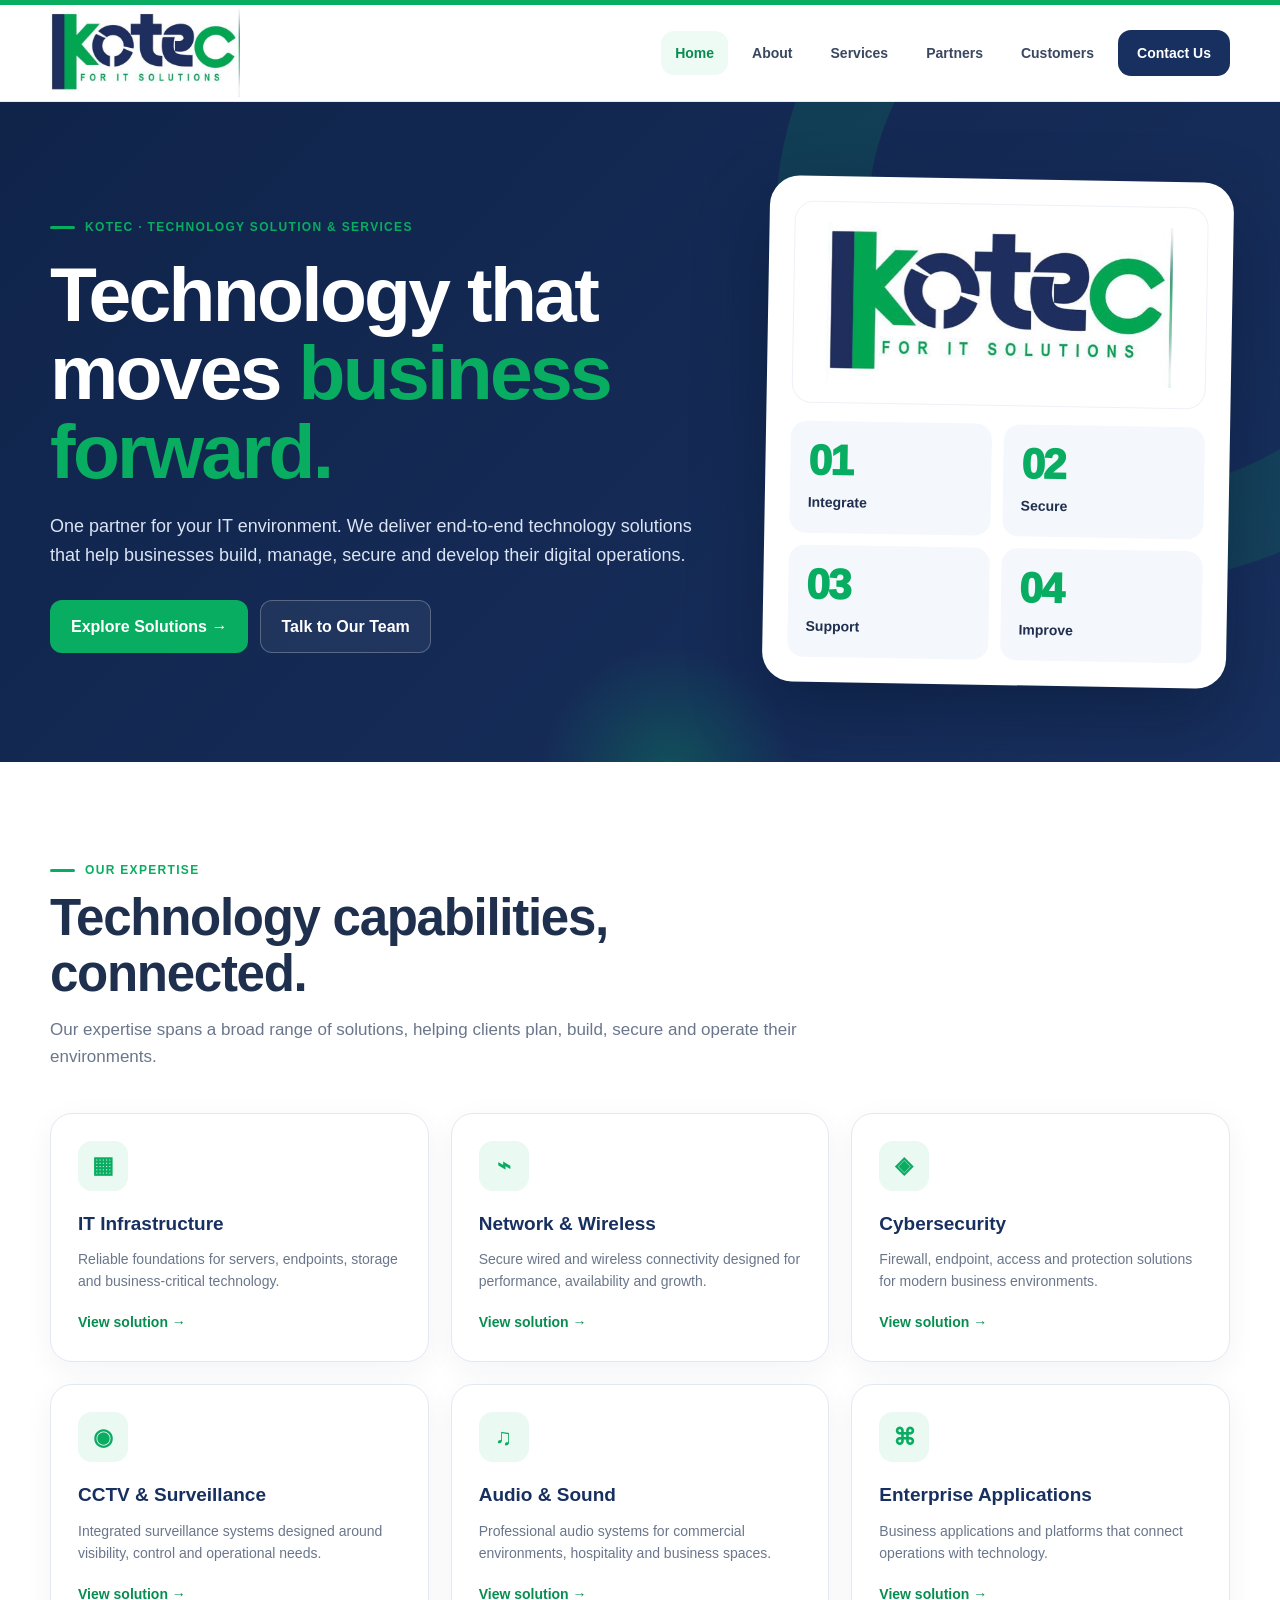
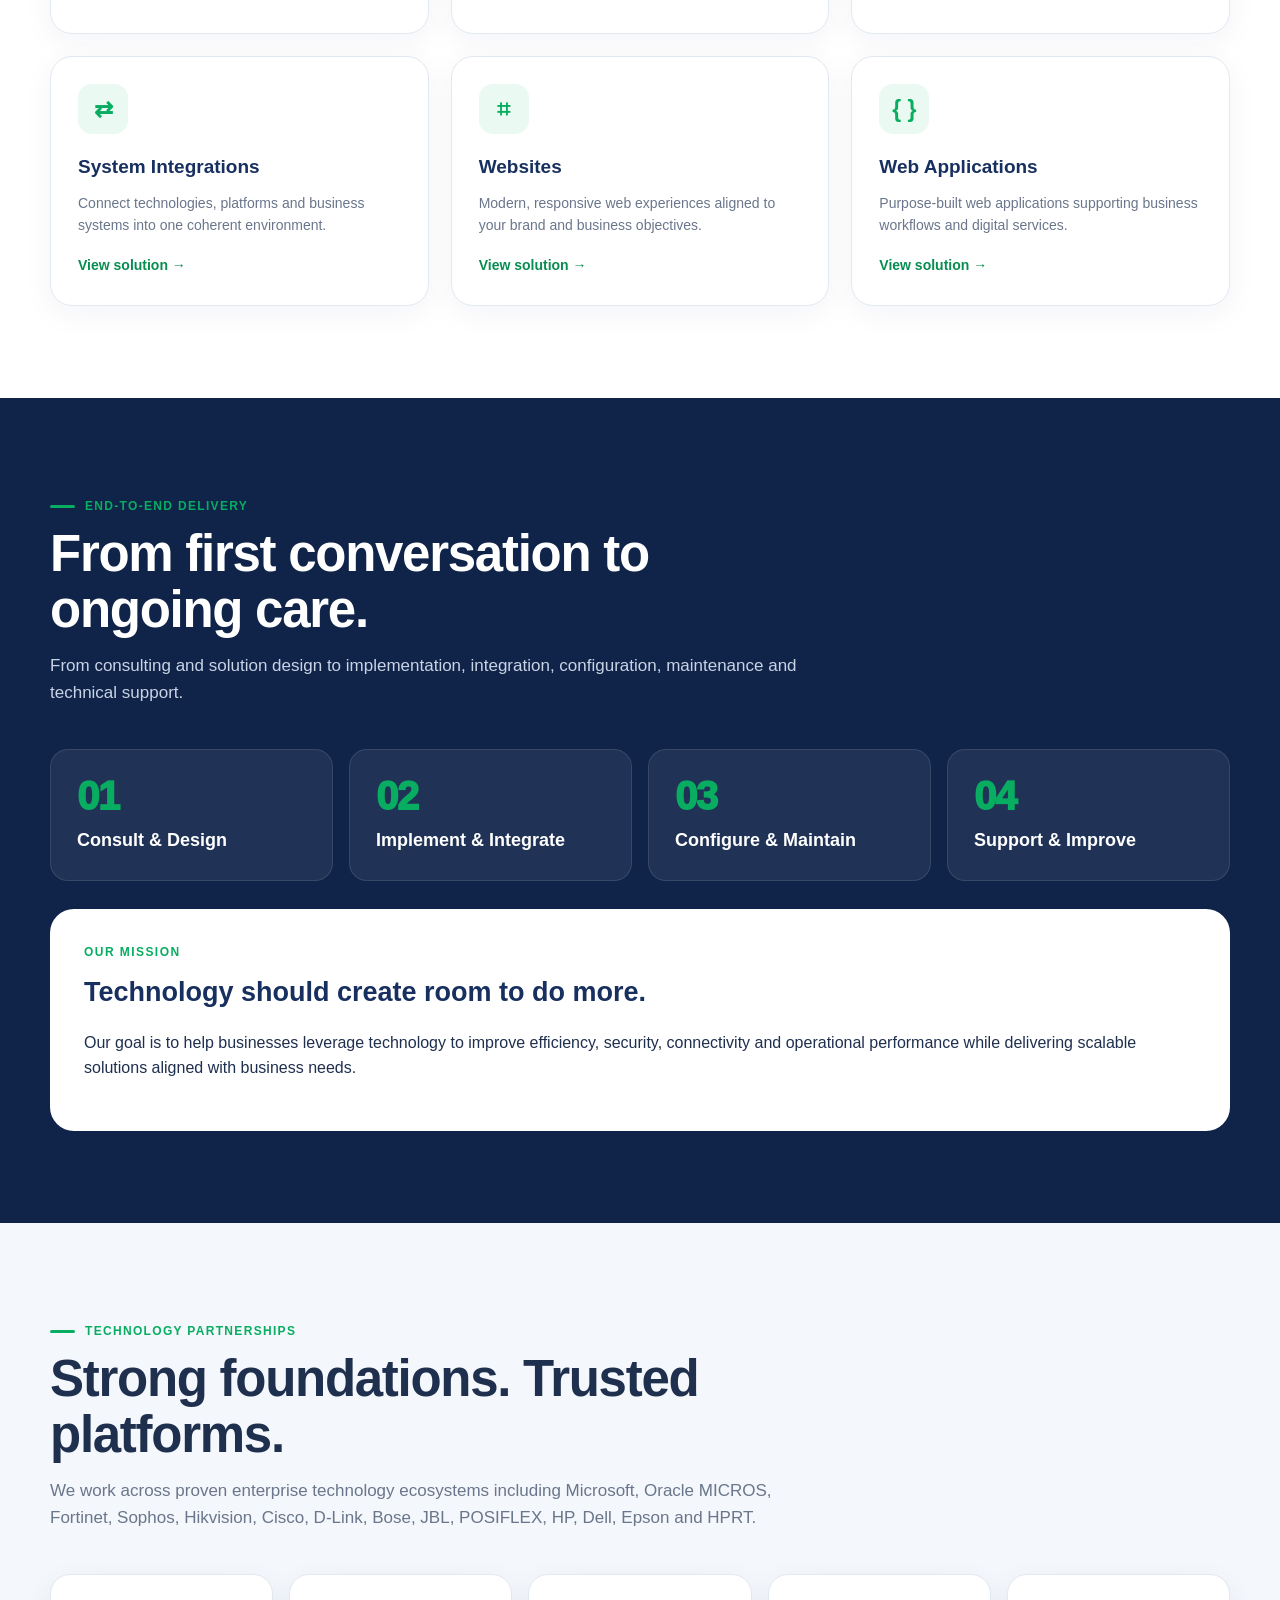
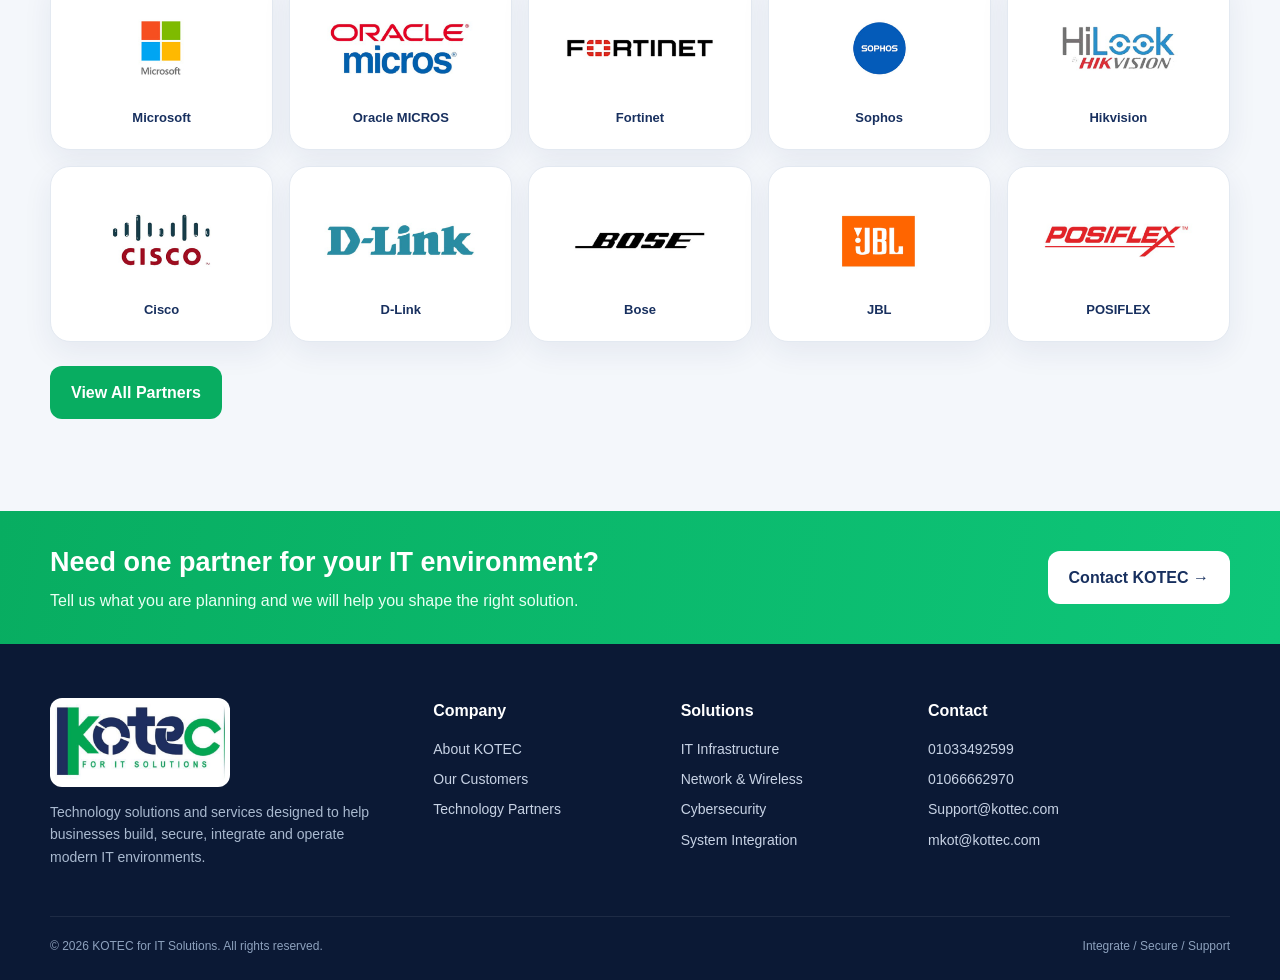
<file: index.html>
<!doctype html>

<html lang="en">
  <head>
    <meta charset="utf-8" />
    <meta content="width=device-width,initial-scale=1" name="viewport" />
    <meta
      content="KOTEC for IT Solutions - Technology solutions and services"
      name="description"
    />
    <title>KOTEC for IT Solutions | Home</title>
    <link href="assets/styles.css" rel="stylesheet" />
  </head>
  <body>
    <div class="top-strip"></div>
    <header>
      <div class="container nav">
        <a class="brand" href="index.html"
          ><img
            alt="KOTEC for IT Solutions"
            height="88"
            src="assets/kotec-logo-wide.png"
            width="190" /></a
        ><button aria-label="Open menu" class="menu-btn">☰</button>
        <nav class="nav-links">
          <a href="index.html">Home</a><a href="about.html">About</a
          ><a href="services.html">Services</a
          ><a href="partners.html">Partners</a
          ><a href="customers.html">Customers</a
          ><a class="nav-cta" href="contact.html">Contact Us</a>
        </nav>
      </div>
    </header>
    <section class="hero">
      <div class="container hero-grid">
        <div>
          <div class="eyebrow">KOTEC · Technology Solution &amp; Services</div>
          <h1>Technology that moves <span>business forward.</span></h1>
          <p>
            One partner for your IT environment. We deliver end-to-end
            technology solutions that help businesses build, manage, secure and
            develop their digital operations.
          </p>
          <div class="actions">
            <a class="btn btn-primary" href="services.html"
              >Explore Solutions →</a
            ><a class="btn btn-secondary" href="contact.html"
              >Talk to Our Team</a
            >
          </div>
        </div>
        <div class="hero-card">
          <img
            alt="KOTEC for IT Solutions"
            class="hero-logo"
            src="assets/kotec-logo-wide.png"
          />
          <div class="mini">
            <div><span class="mini-number">01</span>Integrate</div>
            <div><span class="mini-number">02</span>Secure</div>
            <div><span class="mini-number">03</span>Support</div>
            <div><span class="mini-number">04</span>Improve</div>
          </div>
        </div>
      </div>
    </section>
    <section class="section">
      <div class="container">
        <div class="section-title">
          <div class="eyebrow">Our Expertise</div>
          <h2>Technology capabilities, connected.</h2>
          <p>
            Our expertise spans a broad range of solutions, helping clients
            plan, build, secure and operate their environments.
          </p>
        </div>
        <div class="grid grid-3">
          <div class="card">
            <div class="icon">▦</div>
            <h3>IT Infrastructure</h3>
            <p>
              Reliable foundations for servers, endpoints, storage and
              business-critical technology.
            </p>
            <a class="link-arrow" href="services.html#infrastructure"
              >View solution →</a
            >
          </div>
          <div class="card">
            <div class="icon">⌁</div>
            <h3>Network &amp; Wireless</h3>
            <p>
              Secure wired and wireless connectivity designed for performance,
              availability and growth.
            </p>
            <a class="link-arrow" href="services.html#network"
              >View solution →</a
            >
          </div>
          <div class="card">
            <div class="icon">◈</div>
            <h3>Cybersecurity</h3>
            <p>
              Firewall, endpoint, access and protection solutions for modern
              business environments.
            </p>
            <a class="link-arrow" href="services.html#cybersecurity"
              >View solution →</a
            >
          </div>
          <div class="card">
            <div class="icon">◉</div>
            <h3>CCTV &amp; Surveillance</h3>
            <p>
              Integrated surveillance systems designed around visibility,
              control and operational needs.
            </p>
            <a class="link-arrow" href="services.html#cctv">View solution →</a>
          </div>
          <div class="card">
            <div class="icon">♫</div>
            <h3>Audio &amp; Sound</h3>
            <p>
              Professional audio systems for commercial environments,
              hospitality and business spaces.
            </p>
            <a class="link-arrow" href="services.html#audio">View solution →</a>
          </div>
          <div class="card">
            <div class="icon">⌘</div>
            <h3>Enterprise Applications</h3>
            <p>
              Business applications and platforms that connect operations with
              technology.
            </p>
            <a class="link-arrow" href="services.html#applications"
              >View solution →</a
            >
          </div>
          <div class="card">
            <div class="icon">⇄</div>
            <h3>System Integrations</h3>
            <p>
              Connect technologies, platforms and business systems into one
              coherent environment.
            </p>
            <a class="link-arrow" href="services.html#integration"
              >View solution →</a
            >
          </div>
          <div class="card">
            <div class="icon">⌗</div>
            <h3>Websites</h3>
            <p>
              Modern, responsive web experiences aligned to your brand and
              business objectives.
            </p>
            <a class="link-arrow" href="services.html#websites"
              >View solution →</a
            >
          </div>
          <div class="card">
            <div class="icon">{ }</div>
            <h3>Web Applications</h3>
            <p>
              Purpose-built web applications supporting business workflows and
              digital services.
            </p>
            <a class="link-arrow" href="services.html#webapps"
              >View solution →</a
            >
          </div>
        </div>
      </div>
    </section>
    <section class="section dark">
      <div class="container">
        <div class="section-title">
          <div class="eyebrow">End-to-End Delivery</div>
          <h2>From first conversation to ongoing care.</h2>
          <p>
            From consulting and solution design to implementation, integration,
            configuration, maintenance and technical support.
          </p>
        </div>
        <div class="process">
          <div class="step">
            <b class="step-number">01</b>
            <h3>Consult &amp; Design</h3>
          </div>
          <div class="step">
            <b class="step-number">02</b>
            <h3>Implement &amp; Integrate</h3>
          </div>
          <div class="step">
            <b class="step-number">03</b>
            <h3>Configure &amp; Maintain</h3>
          </div>
          <div class="step">
            <b class="step-number">04</b>
            <h3>Support &amp; Improve</h3>
          </div>
        </div>
        <div class="mission-box">
          <div class="kicker">Our Mission</div>
          <h3>Technology should create room to do more.</h3>
          <p>
            Our goal is to help businesses leverage technology to improve
            efficiency, security, connectivity and operational performance while
            delivering scalable solutions aligned with business needs.
          </p>
        </div>
      </div>
    </section>
    <section class="section alt">
      <div class="container">
        <div class="section-title">
          <div class="eyebrow">Technology Partnerships</div>
          <h2>Strong foundations. Trusted platforms.</h2>
          <p>
            We work across proven enterprise technology ecosystems including
            Microsoft, Oracle MICROS, Fortinet, Sophos, Hikvision, Cisco,
            D-Link, Bose, JBL, POSIFLEX, HP, Dell, Epson and HPRT.
          </p>
        </div>
        <div class="logo-cloud">
          <div class="logo-pill">
            <img
              alt="Microsoft logo"
              loading="lazy"
              src="assets/partners/microsoft.png"
            /><span>Microsoft</span>
          </div>
          <div class="logo-pill">
            <img
              alt="Oracle MICROS logo"
              loading="lazy"
              src="assets/partners/oracle-micros.png"
            /><span>Oracle MICROS</span>
          </div>
          <div class="logo-pill">
            <img
              alt="Fortinet logo"
              loading="lazy"
              src="assets/partners/fortinet.png"
            /><span>Fortinet</span>
          </div>
          <div class="logo-pill">
            <img
              alt="Sophos logo"
              loading="lazy"
              src="assets/partners/sophos.png"
            /><span>Sophos</span>
          </div>
          <div class="logo-pill">
            <img
              alt="Hikvision logo"
              loading="lazy"
              src="assets/partners/hikvision.png"
            /><span>Hikvision</span>
          </div>
          <div class="logo-pill">
            <img
              alt="Cisco logo"
              loading="lazy"
              src="assets/partners/cisco.png"
            /><span>Cisco</span>
          </div>
          <div class="logo-pill">
            <img
              alt="D-Link logo"
              loading="lazy"
              src="assets/partners/dlink.png"
            /><span>D-Link</span>
          </div>
          <div class="logo-pill">
            <img
              alt="Bose logo"
              loading="lazy"
              src="assets/partners/bose.png"
            /><span>Bose</span>
          </div>
          <div class="logo-pill">
            <img
              alt="JBL logo"
              loading="lazy"
              src="assets/partners/jbl.png"
            /><span>JBL</span>
          </div>
          <div class="logo-pill">
            <img
              alt="POSIFLEX logo"
              loading="lazy"
              src="assets/partners/posiflex.png"
            /><span>POSIFLEX</span>
          </div>
        </div>
        <div style="margin-top: 24px">
          <a class="btn btn-primary" href="partners.html">View All Partners</a>
        </div>
      </div>
    </section>
    <section class="band">
      <div class="container band-inner">
        <div>
          <h3>Need one partner for your IT environment?</h3>
          <p>
            Tell us what you are planning and we will help you shape the right
            solution.
          </p>
        </div>
        <a class="btn" href="contact.html">Contact KOTEC →</a>
      </div>
    </section>
    <footer>
      <div class="container">
        <div class="footer-grid">
          <div class="footer-brand">
            <img
              alt="KOTEC"
              height="84"
              loading="lazy"
              src="assets/kotec-logo-wide.png"
              width="180"
            />
            <p>
              Technology solutions and services designed to help businesses
              build, secure, integrate and operate modern IT environments.
            </p>
          </div>
          <div>
            <h4>Company</h4>
            <a href="about.html">About KOTEC</a
            ><a href="customers.html">Our Customers</a
            ><a href="partners.html">Technology Partners</a>
          </div>
          <div>
            <h4>Solutions</h4>
            <a href="services.html#infrastructure">IT Infrastructure</a
            ><a href="services.html#network">Network &amp; Wireless</a
            ><a href="services.html#cybersecurity">Cybersecurity</a
            ><a href="services.html#integration">System Integration</a>
          </div>
          <div>
            <h4>Contact</h4>
            <a href="tel:+201033492599">01033492599</a
            ><a href="tel:+201066662970">01066662970</a
            ><a href="mailto:Support@kottec.com">Support@kottec.com</a
            ><a href="mailto:mkot@kottec.com">mkot@kottec.com</a>
          </div>
        </div>
        <div class="copyright">
          <span>© 2026 KOTEC for IT Solutions. All rights reserved.</span
          ><span>Integrate / Secure / Support</span>
        </div>
      </div>
    </footer>
    <script src="assets/site.js"></script>
  </body>
</html>
</file>
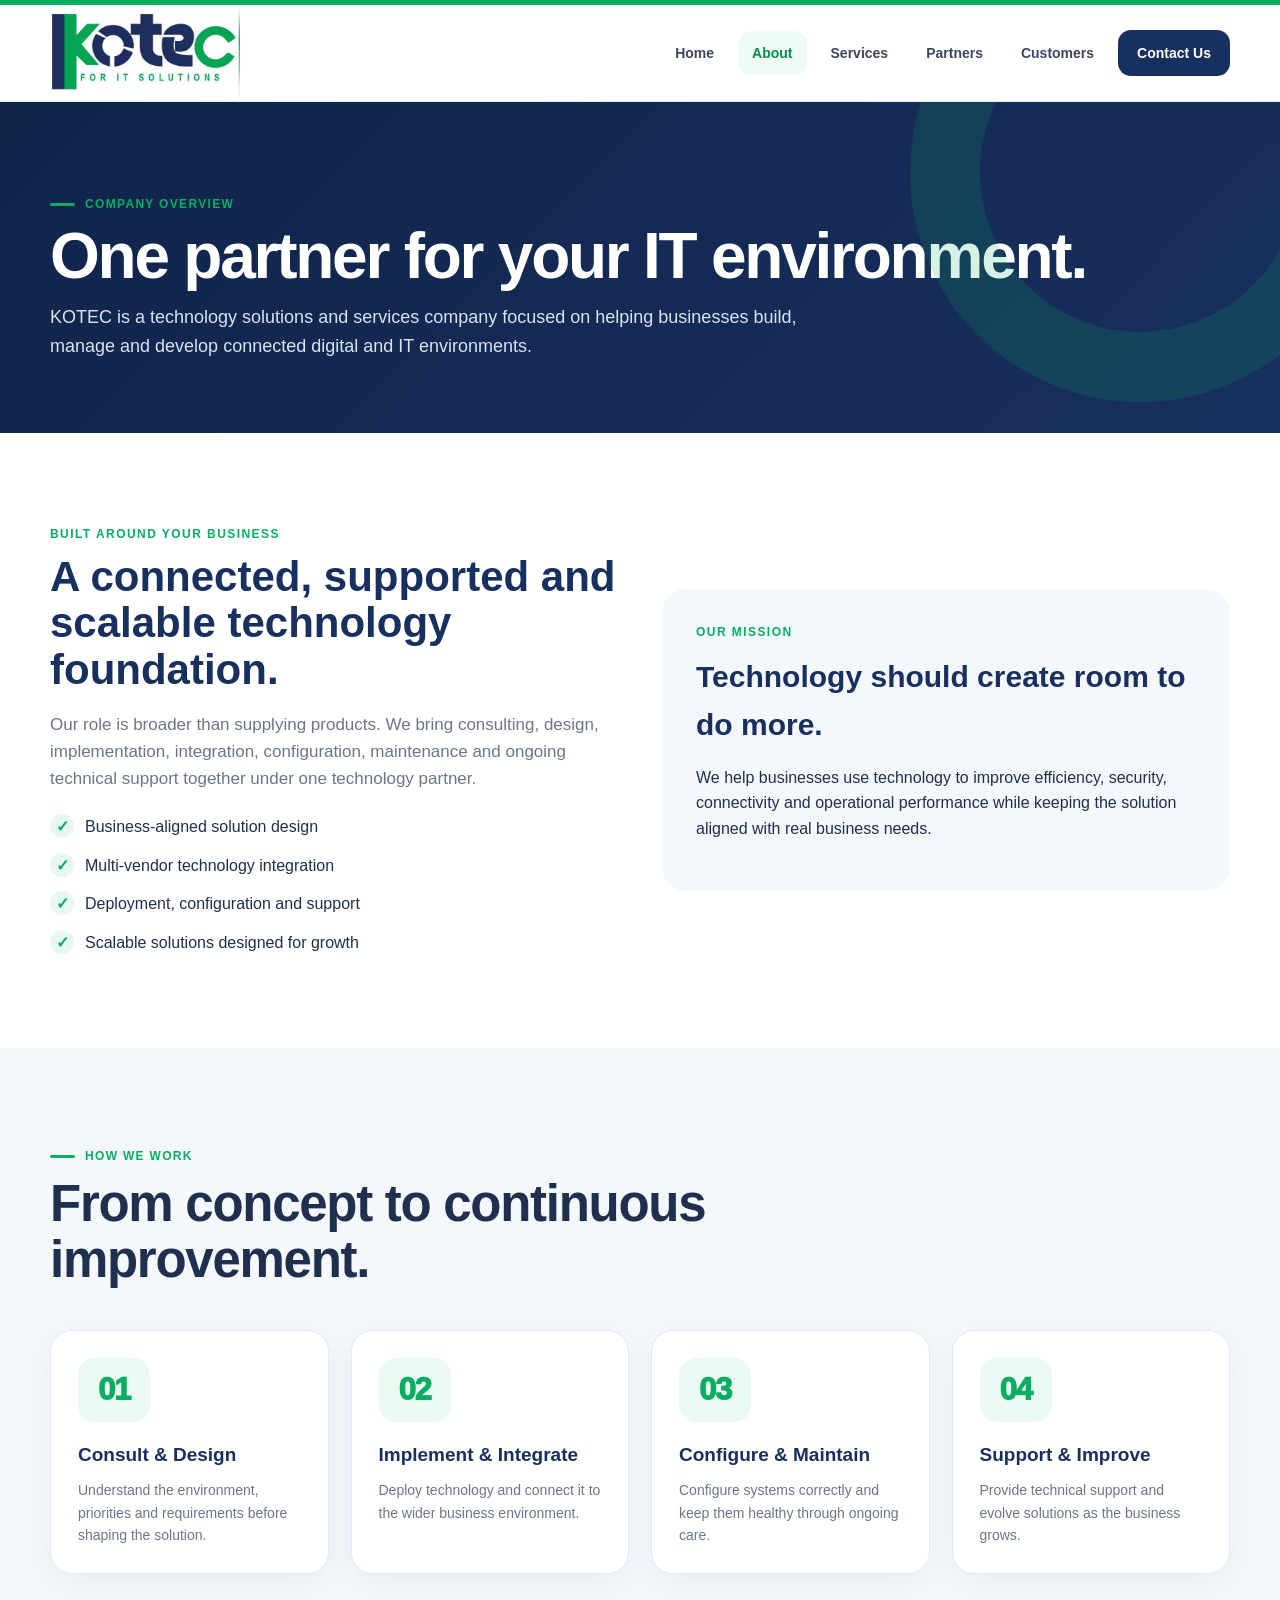
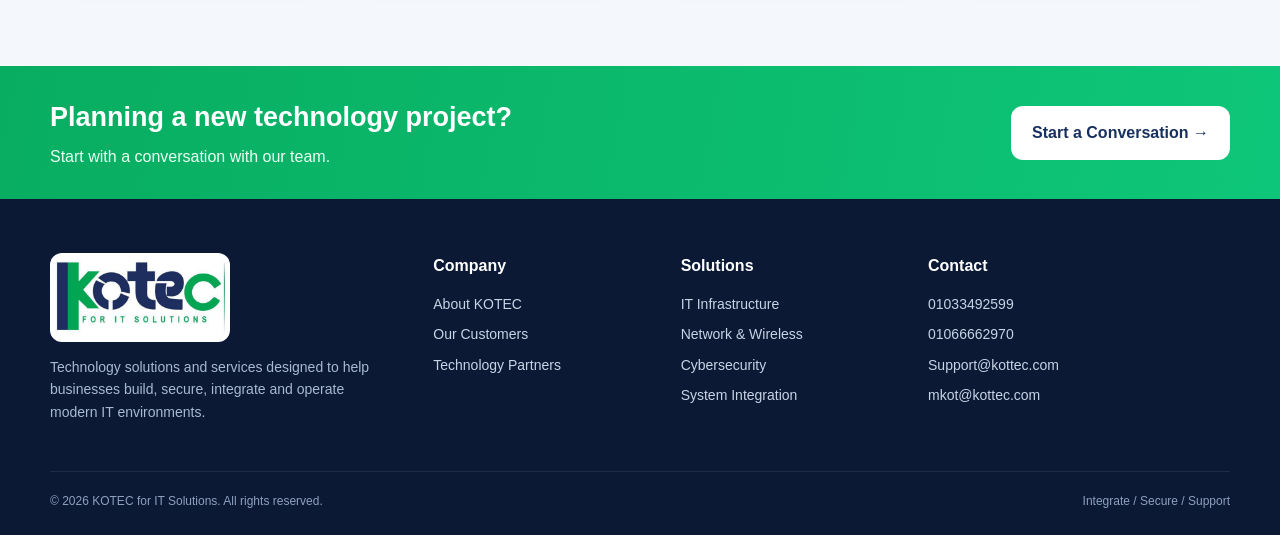
<file: about.html>
<!DOCTYPE html>

<html lang="en"><head><meta charset="utf-8"/><meta content="width=device-width,initial-scale=1" name="viewport"/><meta content="KOTEC for IT Solutions - Technology solutions and services" name="description"/><title>KOTEC | About</title><link href="assets/styles.css" rel="stylesheet"/></head><body><div class="top-strip"></div>
<header><div class="container nav"><a class="brand" href="index.html"><img alt="KOTEC for IT Solutions" height="88" src="assets/kotec-logo-wide.png" width="190"/></a><button aria-label="Open menu" class="menu-btn">☰</button><nav class="nav-links"><a href="index.html">Home</a><a href="about.html">About</a><a href="services.html">Services</a><a href="partners.html">Partners</a><a href="customers.html">Customers</a><a class="nav-cta" href="contact.html">Contact Us</a></nav></div></header>
<section class="page-hero"><div class="container"><div class="eyebrow">Company Overview</div><h1>One partner for your IT environment.</h1><p>KOTEC is a technology solutions and services company focused on helping businesses build, manage and develop connected digital and IT environments.</p></div></section>
<section class="section"><div class="container two-col"><div><div class="kicker">Built Around Your Business</div><h2 style="font-size:42px;line-height:1.1;color:var(--navy);margin:10px 0 18px">A connected, supported and scalable technology foundation.</h2><p style="color:var(--muted);font-size:17px">Our role is broader than supplying products. We bring consulting, design, implementation, integration, configuration, maintenance and ongoing technical support together under one technology partner.</p><div class="checks"><div class="check"><i>✓</i><span>Business-aligned solution design</span></div><div class="check"><i>✓</i><span>Multi-vendor technology integration</span></div><div class="check"><i>✓</i><span>Deployment, configuration and support</span></div><div class="check"><i>✓</i><span>Scalable solutions designed for growth</span></div></div></div><div class="feature-box"><div class="kicker">Our Mission</div><h3 style="font-size:30px;color:var(--navy);margin:10px 0">Technology should create room to do more.</h3><p>We help businesses use technology to improve efficiency, security, connectivity and operational performance while keeping the solution aligned with real business needs.</p></div></div></section>
<section class="section alt"><div class="container"><div class="section-title"><div class="eyebrow">How We Work</div><h2>From concept to continuous improvement.</h2></div><div class="grid grid-4"><div class="card"><div class="icon number-icon">01</div><h3>Consult &amp; Design</h3><p>Understand the environment, priorities and requirements before shaping the solution.</p></div><div class="card"><div class="icon number-icon">02</div><h3>Implement &amp; Integrate</h3><p>Deploy technology and connect it to the wider business environment.</p></div><div class="card"><div class="icon number-icon">03</div><h3>Configure &amp; Maintain</h3><p>Configure systems correctly and keep them healthy through ongoing care.</p></div><div class="card"><div class="icon number-icon">04</div><h3>Support &amp; Improve</h3><p>Provide technical support and evolve solutions as the business grows.</p></div></div></div></section>
<section class="band"><div class="container band-inner"><div><h3>Planning a new technology project?</h3><p>Start with a conversation with our team.</p></div><a class="btn" href="contact.html">Start a Conversation →</a></div></section>
<footer><div class="container"><div class="footer-grid"><div class="footer-brand"><img alt="KOTEC" height="84" loading="lazy" src="assets/kotec-logo-wide.png" width="180"/><p>Technology solutions and services designed to help businesses build, secure, integrate and operate modern IT environments.</p></div><div><h4>Company</h4><a href="about.html">About KOTEC</a><a href="customers.html">Our Customers</a><a href="partners.html">Technology Partners</a></div><div><h4>Solutions</h4><a href="services.html#infrastructure">IT Infrastructure</a><a href="services.html#network">Network &amp; Wireless</a><a href="services.html#cybersecurity">Cybersecurity</a><a href="services.html#integration">System Integration</a></div><div><h4>Contact</h4><a href="tel:+201033492599">01033492599</a><a href="tel:+201066662970">01066662970</a><a href="mailto:Support@kottec.com">Support@kottec.com</a><a href="mailto:mkot@kottec.com">mkot@kottec.com</a></div></div><div class="copyright"><span>© 2026 KOTEC for IT Solutions. All rights reserved.</span><span>Integrate / Secure / Support</span></div></div></footer>
<script src="assets/site.js"></script></body></html>
</file>
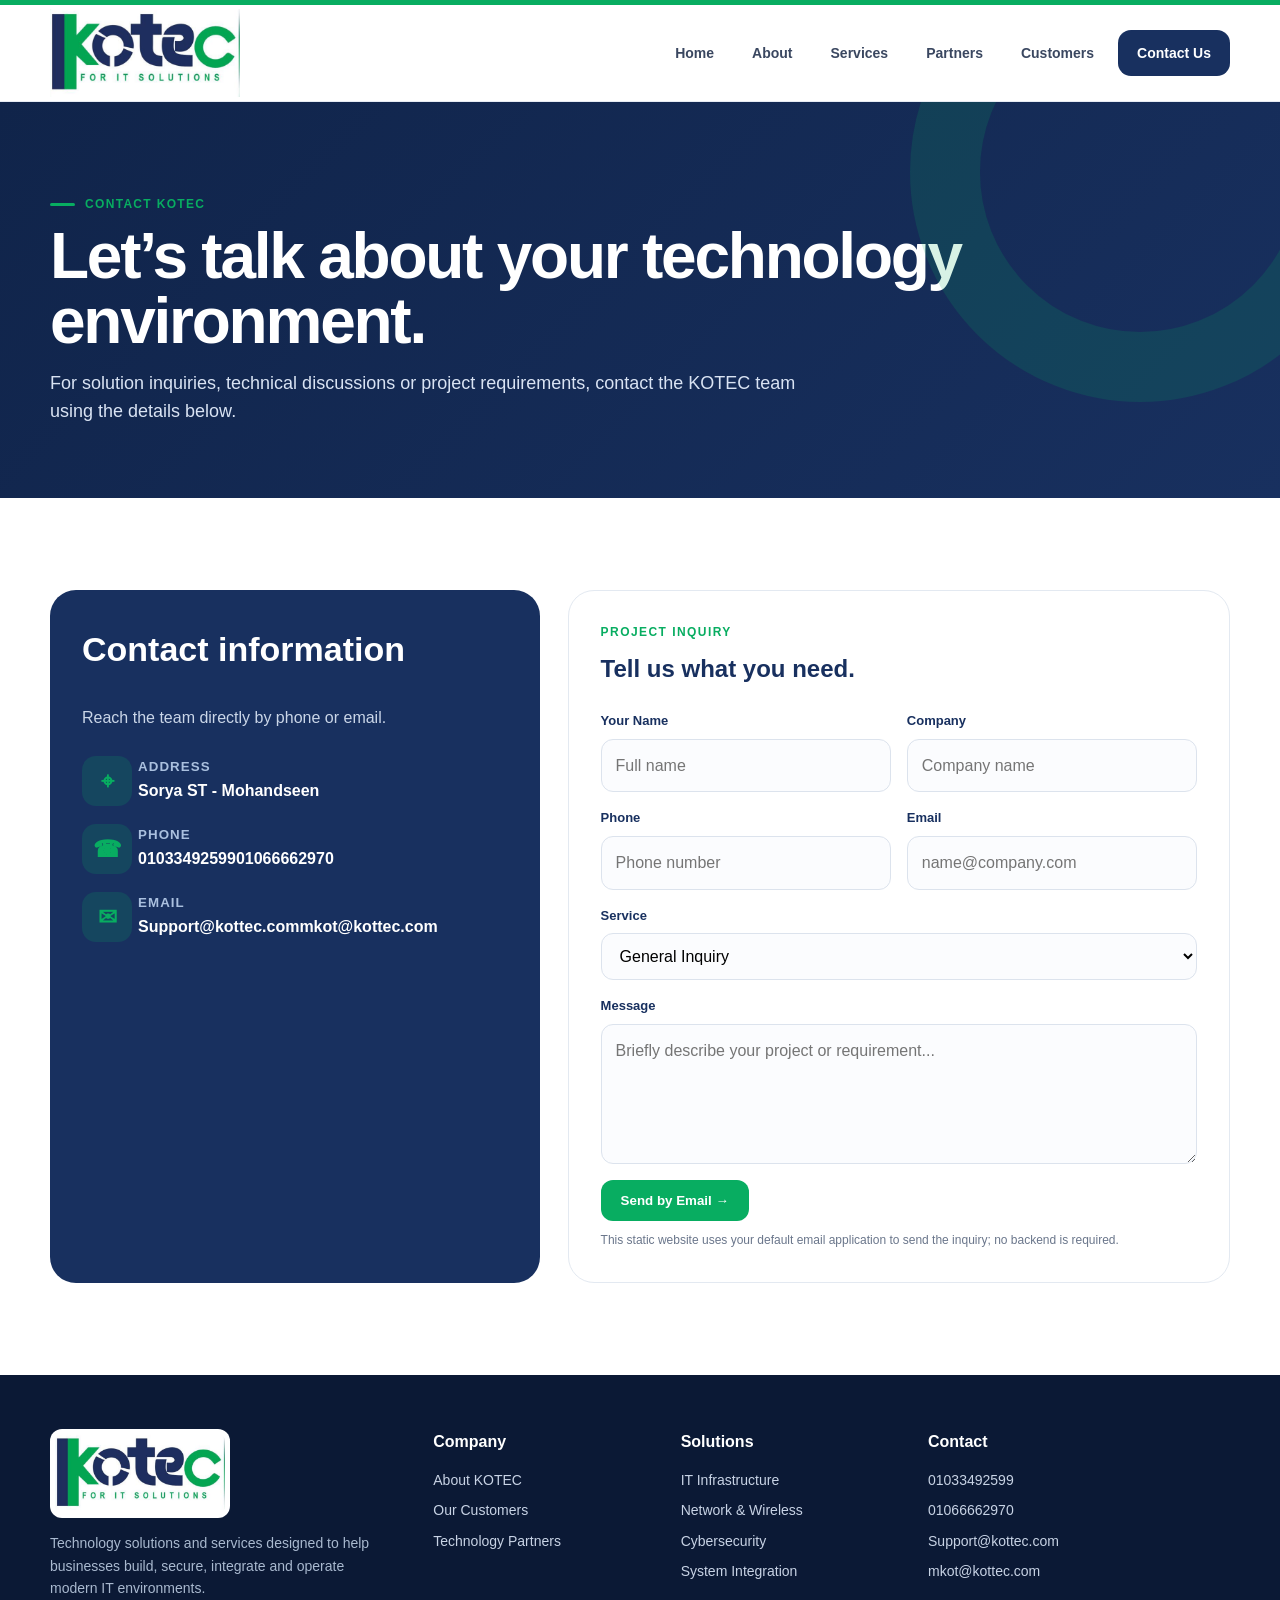
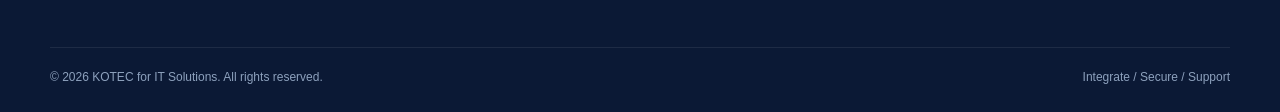
<file: contact.html>
<!DOCTYPE html>
<html lang="en"><head><meta charset="utf-8"/><meta content="width=device-width,initial-scale=1" name="viewport"/><meta content="KOTEC for IT Solutions - Technology solutions and services" name="description"/><title>KOTEC | Contact</title><link href="assets/styles.css" rel="stylesheet"/></head><body><div class="top-strip"></div>
<header><div class="container nav"><a class="brand" href="index.html"><img alt="KOTEC for IT Solutions" height="88" src="assets/kotec-logo-wide.png" width="190"/></a><button aria-label="Open menu" class="menu-btn">☰</button><nav class="nav-links"><a href="index.html">Home</a><a href="about.html">About</a><a href="services.html">Services</a><a href="partners.html">Partners</a><a href="customers.html">Customers</a><a class="nav-cta" href="contact.html">Contact Us</a></nav></div></header>
<section class="page-hero"><div class="container"><div class="eyebrow">Contact KOTEC</div><h1>Let’s talk about your technology environment.</h1><p>For solution inquiries, technical discussions or project requirements, contact the KOTEC team using the details below.</p></div></section>
<section class="section"><div class="container contact-grid"><div class="contact-card"><h2>Contact information</h2><p style="color:#cad6e8">Reach the team directly by phone or email.</p><div class="contact-list"><div class="contact-item"><div class="icon">⌖</div><div><small>Address</small><span>Sorya ST - Mohandseen</span></div></div><div class="contact-item"><div class="icon">☎</div><div><small>Phone</small><a href="tel:+201033492599">01033492599</a><a href="tel:+201066662970">01066662970</a></div></div><div class="contact-item"><div class="icon">✉</div><div><small>Email</small><a href="mailto:Support@kottec.com">Support@kottec.com</a><a href="mailto:mkot@kottec.com">mkot@kottec.com</a></div></div></div></div><form id="contactForm"><div class="kicker">Project Inquiry</div><h2 style="color:var(--navy);margin:8px 0 22px">Tell us what you need.</h2><div class="form-grid"><div class="field"><label>Your Name</label><input name="name" placeholder="Full name" required=""/></div><div class="field"><label>Company</label><input name="company" placeholder="Company name"/></div><div class="field"><label>Phone</label><input name="phone" placeholder="Phone number"/></div><div class="field"><label>Email</label><input name="email" placeholder="name@company.com" required="" type="email"/></div><div class="field full"><label>Service</label><select name="service"><option>General Inquiry</option><option>IT Infrastructure</option><option>Network &amp; Wireless</option><option>Cybersecurity</option><option>CCTV &amp; Surveillance</option><option>Audio &amp; Sound Systems</option><option>Enterprise Applications</option><option>System Integrations</option><option>Websites</option><option>Web Applications</option></select></div><div class="field full"><label>Message</label><textarea name="message" placeholder="Briefly describe your project or requirement..." required=""></textarea></div></div><button class="btn btn-primary" type="submit">Send by Email →</button><div class="notice">This static website uses your default email application to send the inquiry; no backend is required.</div></form></div></section>
<footer><div class="container"><div class="footer-grid"><div class="footer-brand"><img alt="KOTEC" height="84" loading="lazy" src="assets/kotec-logo-wide.png" width="180"/><p>Technology solutions and services designed to help businesses build, secure, integrate and operate modern IT environments.</p></div><div><h4>Company</h4><a href="about.html">About KOTEC</a><a href="customers.html">Our Customers</a><a href="partners.html">Technology Partners</a></div><div><h4>Solutions</h4><a href="services.html#infrastructure">IT Infrastructure</a><a href="services.html#network">Network &amp; Wireless</a><a href="services.html#cybersecurity">Cybersecurity</a><a href="services.html#integration">System Integration</a></div><div><h4>Contact</h4><a href="tel:+201033492599">01033492599</a><a href="tel:+201066662970">01066662970</a><a href="mailto:Support@kottec.com">Support@kottec.com</a><a href="mailto:mkot@kottec.com">mkot@kottec.com</a></div></div><div class="copyright"><span>© 2026 KOTEC for IT Solutions. All rights reserved.</span><span>Integrate / Secure / Support</span></div></div></footer>
<script src="assets/site.js"></script></body></html>
</file>
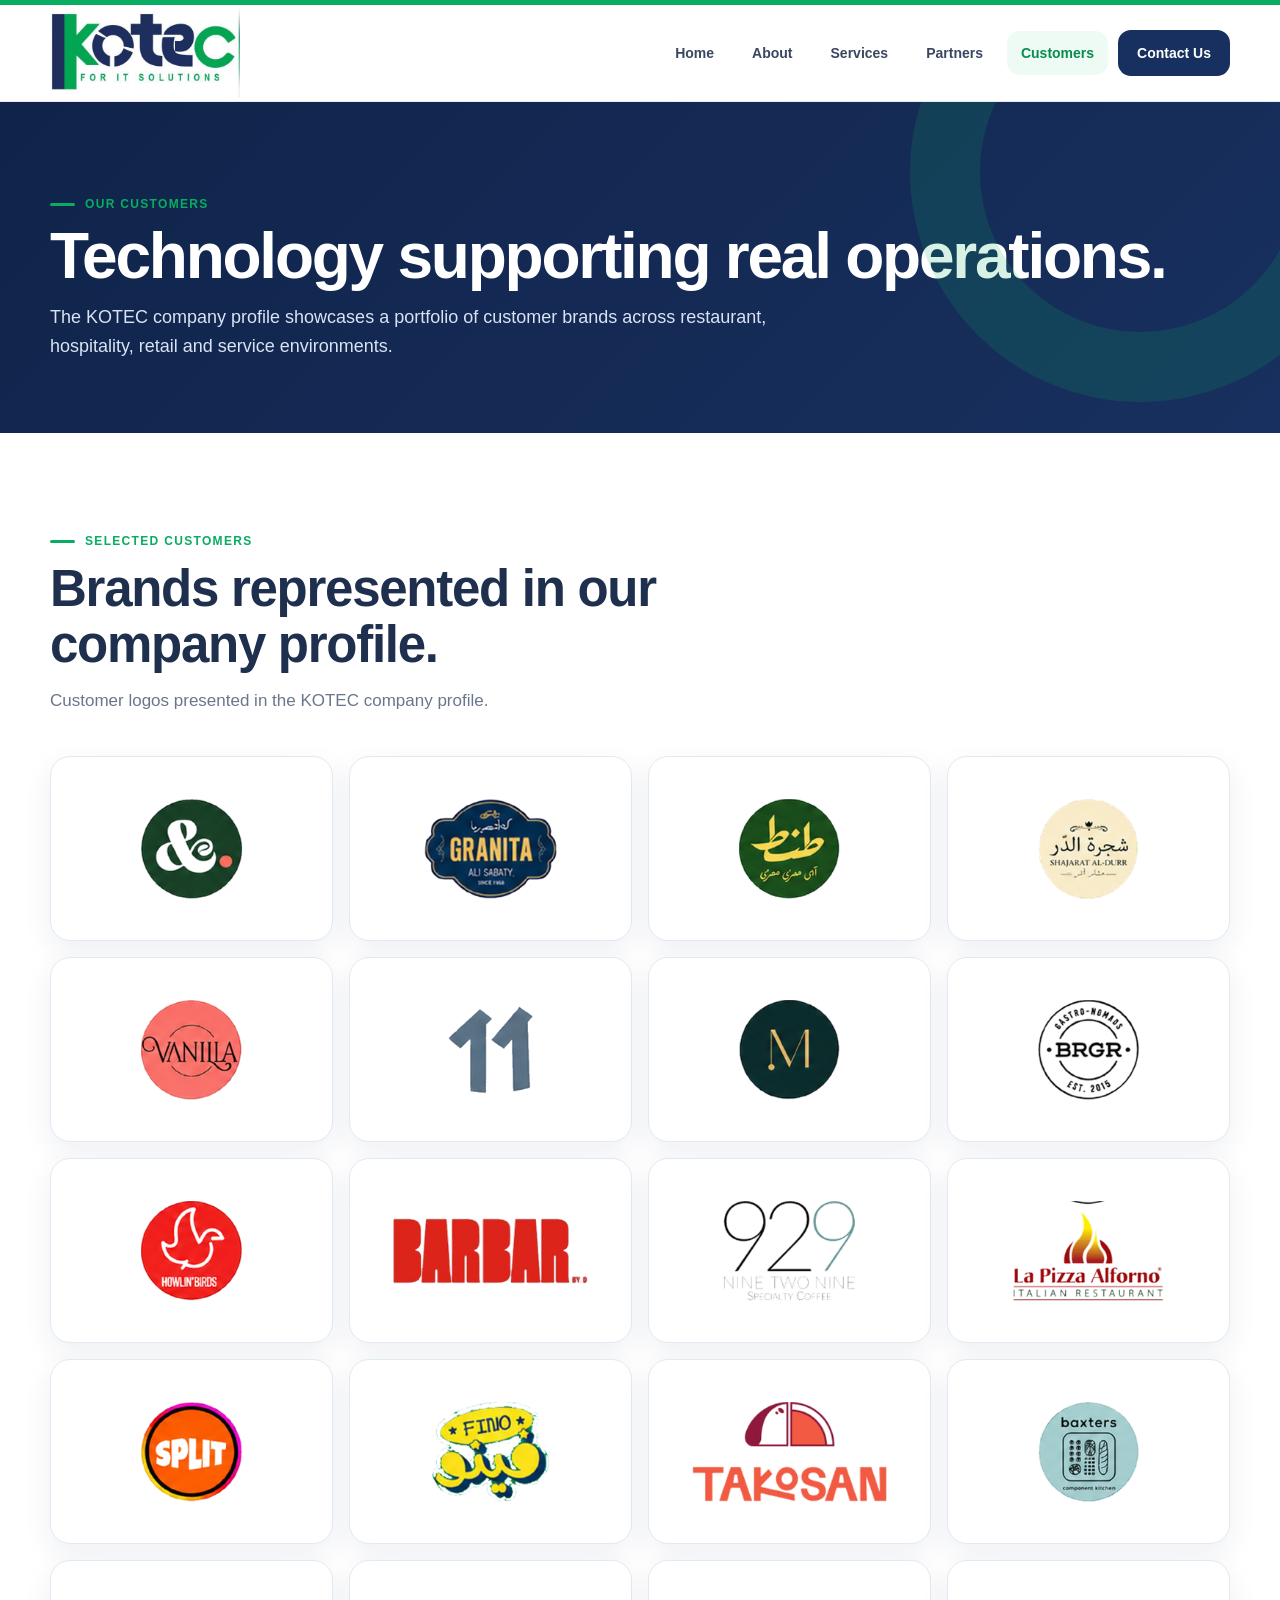
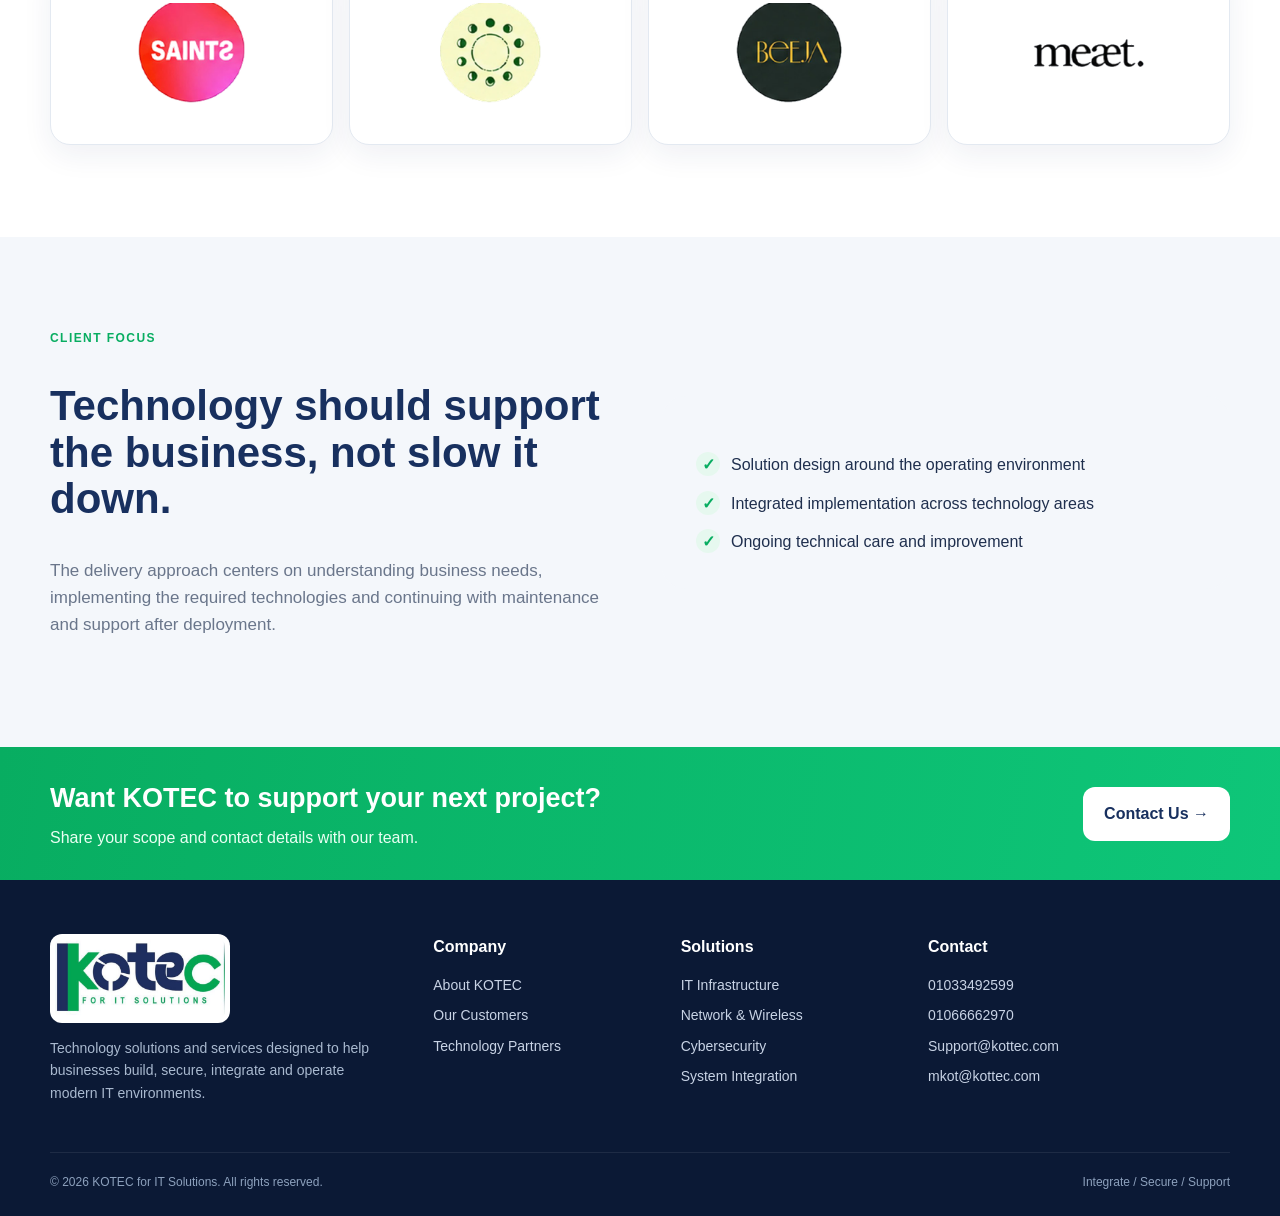
<file: customers.html>
<!doctype html>

<html lang="en">
  <head>
    <meta charset="utf-8" />
    <meta content="width=device-width,initial-scale=1" name="viewport" />
    <meta
      content="KOTEC for IT Solutions - Technology solutions and services"
      name="description"
    />
    <title>KOTEC | Customers</title>
    <link href="assets/styles.css" rel="stylesheet" />
  </head>
  <body>
    <div class="top-strip"></div>
    <header>
      <div class="container nav">
        <a class="brand" href="index.html"
          ><img
            alt="KOTEC for IT Solutions"
            height="88"
            src="assets/kotec-logo-wide.png"
            width="190" /></a
        ><button aria-label="Open menu" class="menu-btn">☰</button>
        <nav class="nav-links">
          <a href="index.html">Home</a><a href="about.html">About</a
          ><a href="services.html">Services</a
          ><a href="partners.html">Partners</a
          ><a href="customers.html">Customers</a
          ><a class="nav-cta" href="contact.html">Contact Us</a>
        </nav>
      </div>
    </header>
    <section class="page-hero">
      <div class="container">
        <div class="eyebrow">Our Customers</div>
        <h1>Technology supporting real operations.</h1>
        <p>
          The KOTEC company profile showcases a portfolio of customer brands
          across restaurant, hospitality, retail and service environments.
        </p>
      </div>
    </section>
    <section class="section">
      <div class="container">
        <div class="section-title">
          <div class="eyebrow">Selected Customers</div>
          <h2>Brands represented in our company profile.</h2>
          <p>Customer logos presented in the KOTEC company profile.</p>
        </div>
        <div class="customer-cloud">
          <div class="customer-pill">
            <img
              alt="KOTEC customer logo"
              loading="lazy"
              src="assets/customers/customer-01.png"
            />
          </div>
          <div class="customer-pill">
            <img
              alt="KOTEC customer logo"
              loading="lazy"
              src="assets/customers/customer-02.png"
            />
          </div>
          <div class="customer-pill">
            <img
              alt="KOTEC customer logo"
              loading="lazy"
              src="assets/customers/customer-03.png"
            />
          </div>
          <div class="customer-pill">
            <img
              alt="KOTEC customer logo"
              loading="lazy"
              src="assets/customers/customer-04.png"
            />
          </div>
          <div class="customer-pill">
            <img
              alt="KOTEC customer logo"
              loading="lazy"
              src="assets/customers/customer-05.png"
            />
          </div>
          <div class="customer-pill">
            <img
              alt="KOTEC customer logo"
              loading="lazy"
              src="assets/customers/customer-06.png"
            />
          </div>
          <div class="customer-pill">
            <img
              alt="KOTEC customer logo"
              loading="lazy"
              src="assets/customers/customer-07.png"
            />
          </div>
          <div class="customer-pill">
            <img
              alt="KOTEC customer logo"
              loading="lazy"
              src="assets/customers/customer-08.png"
            />
          </div>
          <div class="customer-pill">
            <img
              alt="KOTEC customer logo"
              loading="lazy"
              src="assets/customers/customer-09.png"
            />
          </div>
          <div class="customer-pill">
            <img
              alt="KOTEC customer logo"
              loading="lazy"
              src="assets/customers/customer-10.png"
            />
          </div>
          <div class="customer-pill">
            <img
              alt="KOTEC customer logo"
              loading="lazy"
              src="assets/customers/customer-11.png"
            />
          </div>
          <div class="customer-pill">
            <img
              alt="KOTEC customer logo"
              loading="lazy"
              src="assets/customers/customer-12.png"
            />
          </div>
          <div class="customer-pill">
            <img
              alt="KOTEC customer logo"
              loading="lazy"
              src="assets/customers/customer-13.png"
            />
          </div>
          <div class="customer-pill">
            <img
              alt="KOTEC customer logo"
              loading="lazy"
              src="assets/customers/customer-14.png"
            />
          </div>
          <div class="customer-pill">
            <img
              alt="KOTEC customer logo"
              loading="lazy"
              src="assets/customers/customer-15.png"
            />
          </div>
          <div class="customer-pill">
            <img
              alt="KOTEC customer logo"
              loading="lazy"
              src="assets/customers/customer-16.png"
            />
          </div>
          <div class="customer-pill">
            <img
              alt="KOTEC customer logo"
              loading="lazy"
              src="assets/customers/customer-17.png"
            />
          </div>
          <div class="customer-pill">
            <img
              alt="KOTEC customer logo"
              loading="lazy"
              src="assets/customers/customer-18.png"
            />
          </div>
          <div class="customer-pill">
            <img
              alt="KOTEC customer logo"
              loading="lazy"
              src="assets/customers/customer-19.png"
            />
          </div>
          <div class="customer-pill">
            <img
              alt="KOTEC customer logo"
              loading="lazy"
              src="assets/customers/customer-20.png"
            />
          </div>
        </div>
      </div>
    </section>
    <section class="section alt">
      <div class="container two-col">
        <div>
          <div class="kicker">Client Focus</div>
          <h2 style="font-size: 42px; line-height: 1.1; color: var(--navy)">
            Technology should support the business, not slow it down.
          </h2>
          <p style="color: var(--muted); font-size: 17px">
            The delivery approach centers on understanding business needs,
            implementing the required technologies and continuing with
            maintenance and support after deployment.
          </p>
        </div>
        <div class="feature-box">
          <div class="checks">
            <div class="check">
              <i>✓</i
              ><span>Solution design around the operating environment</span>
            </div>
            <div class="check">
              <i>✓</i
              ><span>Integrated implementation across technology areas</span>
            </div>
            <div class="check">
              <i>✓</i><span>Ongoing technical care and improvement</span>
            </div>
          </div>
        </div>
      </div>
    </section>
    <section class="band">
      <div class="container band-inner">
        <div>
          <h3>Want KOTEC to support your next project?</h3>
          <p>Share your scope and contact details with our team.</p>
        </div>
        <a class="btn" href="contact.html">Contact Us →</a>
      </div>
    </section>
    <footer>
      <div class="container">
        <div class="footer-grid">
          <div class="footer-brand">
            <img
              alt="KOTEC"
              height="84"
              loading="lazy"
              src="assets/kotec-logo-wide.png"
              width="180"
            />
            <p>
              Technology solutions and services designed to help businesses
              build, secure, integrate and operate modern IT environments.
            </p>
          </div>
          <div>
            <h4>Company</h4>
            <a href="about.html">About KOTEC</a
            ><a href="customers.html">Our Customers</a
            ><a href="partners.html">Technology Partners</a>
          </div>
          <div>
            <h4>Solutions</h4>
            <a href="services.html#infrastructure">IT Infrastructure</a
            ><a href="services.html#network">Network &amp; Wireless</a
            ><a href="services.html#cybersecurity">Cybersecurity</a
            ><a href="services.html#integration">System Integration</a>
          </div>
          <div>
            <h4>Contact</h4>
            <a href="tel:+201033492599">01033492599</a
            ><a href="tel:+201066662970">01066662970</a
            ><a href="mailto:Support@kottec.com">Support@kottec.com</a
            ><a href="mailto:mkot@kottec.com">mkot@kottec.com</a>
          </div>
        </div>
        <div class="copyright">
          <span>© 2026 KOTEC for IT Solutions. All rights reserved.</span
          ><span>Integrate / Secure / Support</span>
        </div>
      </div>
    </footer>
    <script src="assets/site.js"></script>
  </body>
</html>
</file>
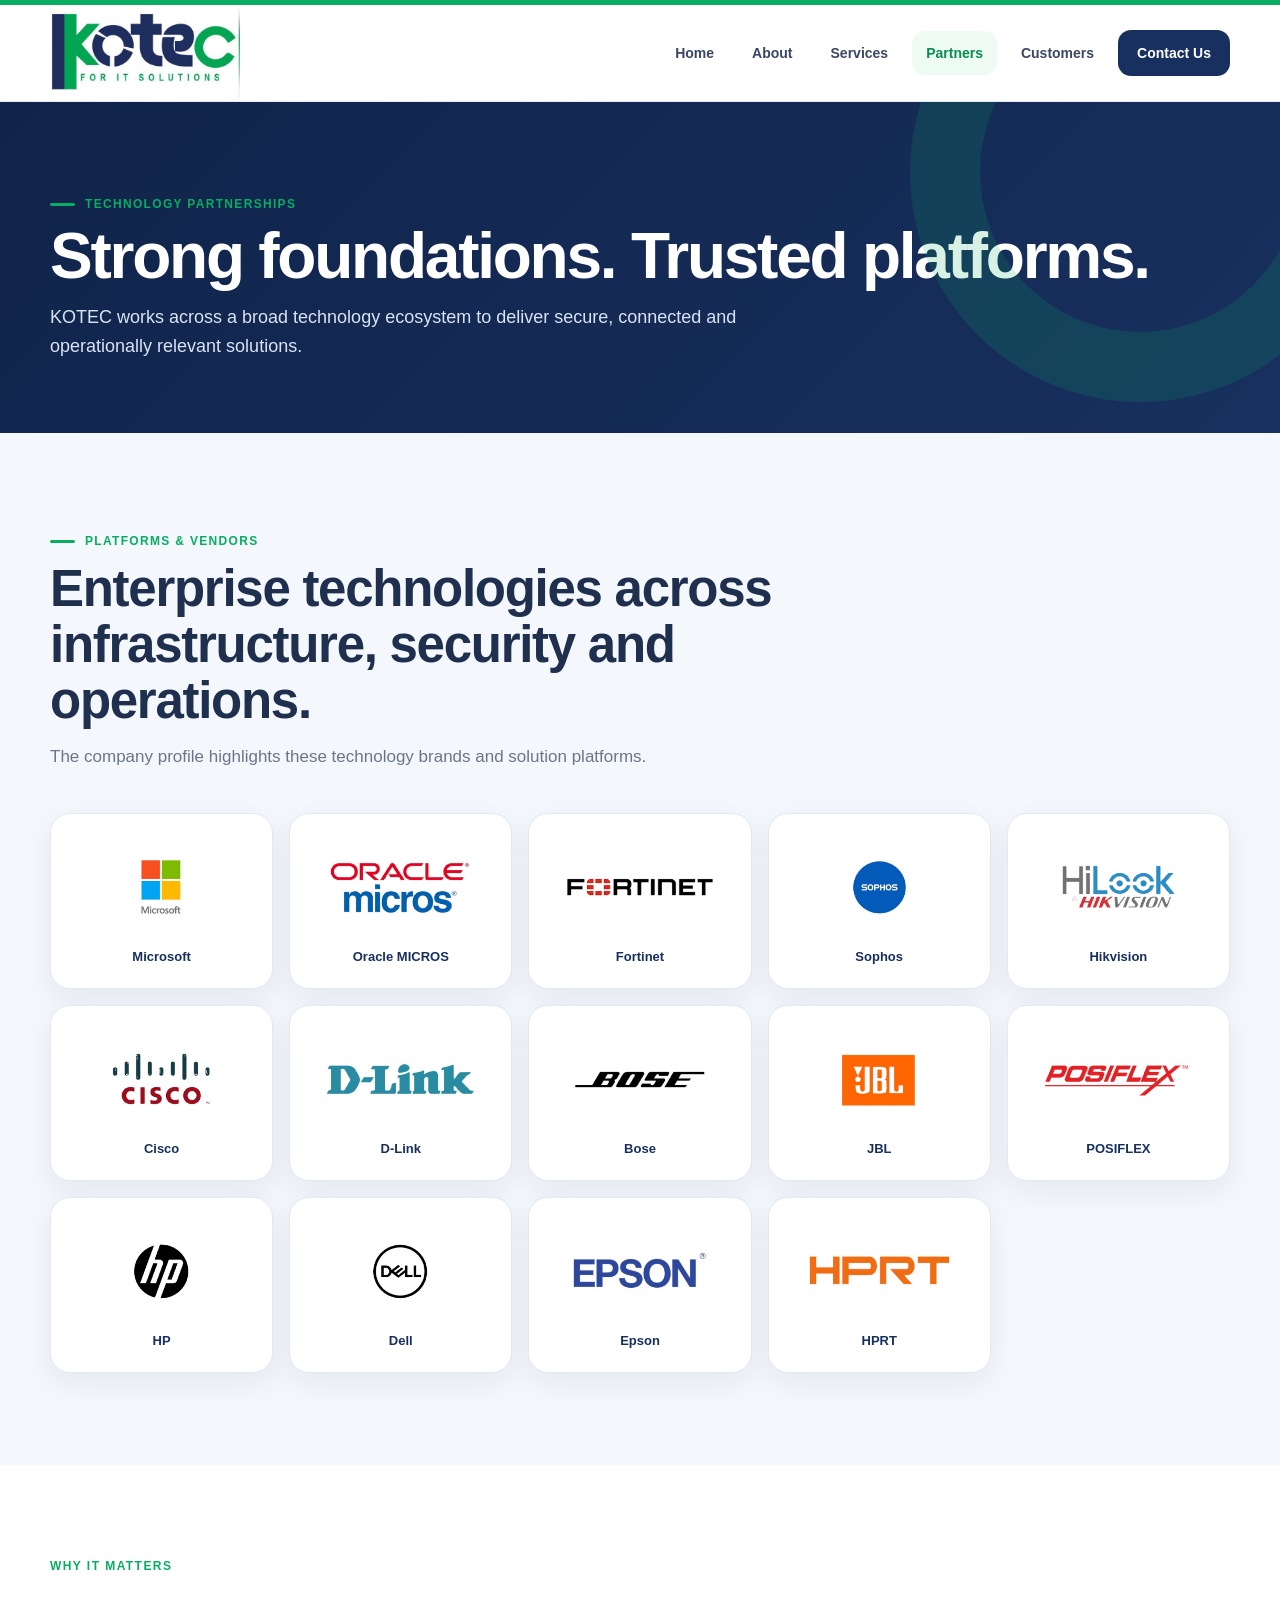
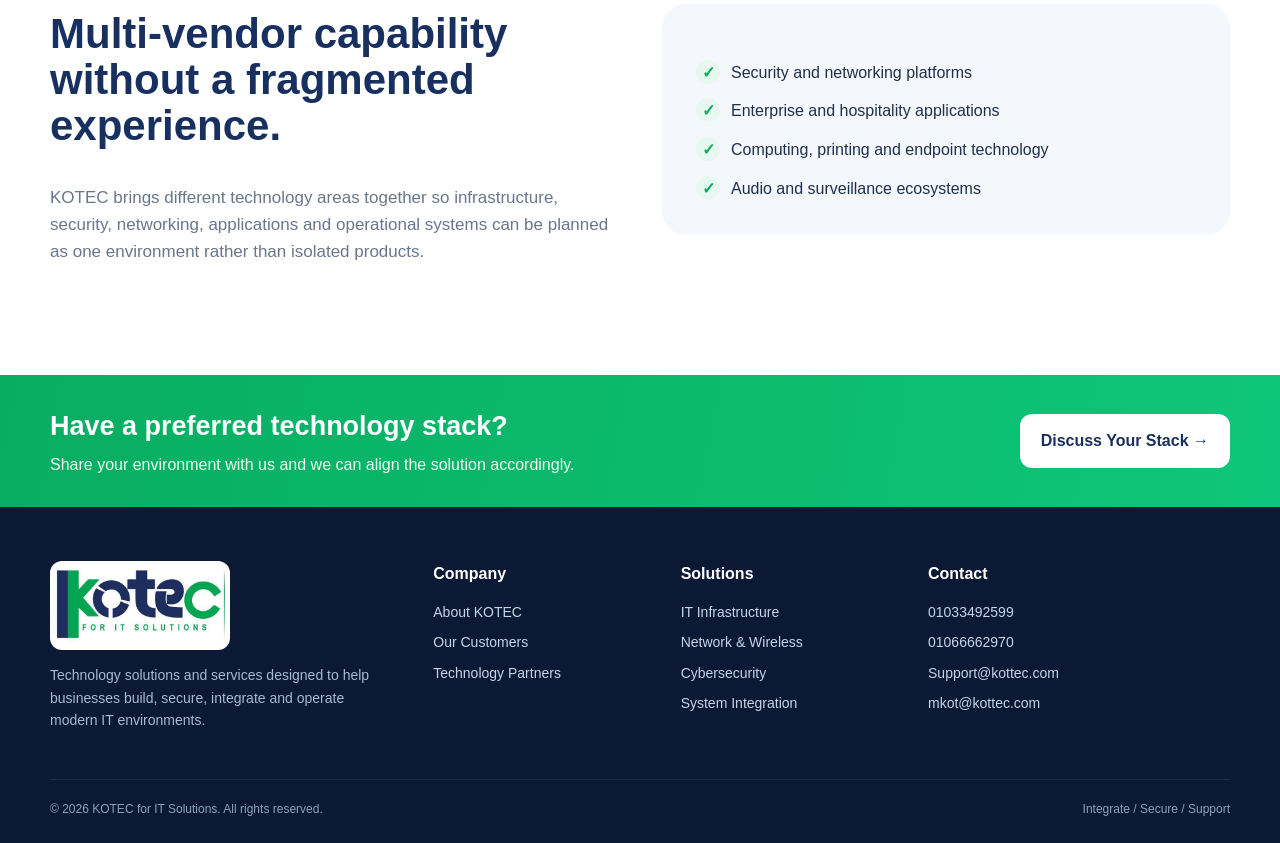
<file: partners.html>
<!DOCTYPE html>

<html lang="en"><head><meta charset="utf-8"/><meta content="width=device-width,initial-scale=1" name="viewport"/><meta content="KOTEC for IT Solutions - Technology solutions and services" name="description"/><title>KOTEC | Technology Partners</title><link href="assets/styles.css" rel="stylesheet"/></head><body><div class="top-strip"></div>
<header><div class="container nav"><a class="brand" href="index.html"><img alt="KOTEC for IT Solutions" height="88" src="assets/kotec-logo-wide.png" width="190"/></a><button aria-label="Open menu" class="menu-btn">☰</button><nav class="nav-links"><a href="index.html">Home</a><a href="about.html">About</a><a href="services.html">Services</a><a href="partners.html">Partners</a><a href="customers.html">Customers</a><a class="nav-cta" href="contact.html">Contact Us</a></nav></div></header>
<section class="page-hero"><div class="container"><div class="eyebrow">Technology Partnerships</div><h1>Strong foundations. Trusted platforms.</h1><p>KOTEC works across a broad technology ecosystem to deliver secure, connected and operationally relevant solutions.</p></div></section>
<section class="section alt"><div class="container"><div class="section-title"><div class="eyebrow">Platforms &amp; Vendors</div><h2>Enterprise technologies across infrastructure, security and operations.</h2><p>The company profile highlights these technology brands and solution platforms.</p></div><div class="logo-cloud"><div class="logo-pill"><img alt="Microsoft logo" loading="lazy" src="assets/partners/microsoft.png"/><span>Microsoft</span></div><div class="logo-pill"><img alt="Oracle MICROS logo" loading="lazy" src="assets/partners/oracle-micros.png"/><span>Oracle MICROS</span></div><div class="logo-pill"><img alt="Fortinet logo" loading="lazy" src="assets/partners/fortinet.png"/><span>Fortinet</span></div><div class="logo-pill"><img alt="Sophos logo" loading="lazy" src="assets/partners/sophos.png"/><span>Sophos</span></div><div class="logo-pill"><img alt="Hikvision logo" loading="lazy" src="assets/partners/hikvision.png"/><span>Hikvision</span></div><div class="logo-pill"><img alt="Cisco logo" loading="lazy" src="assets/partners/cisco.png"/><span>Cisco</span></div><div class="logo-pill"><img alt="D-Link logo" loading="lazy" src="assets/partners/dlink.png"/><span>D-Link</span></div><div class="logo-pill"><img alt="Bose logo" loading="lazy" src="assets/partners/bose.png"/><span>Bose</span></div><div class="logo-pill"><img alt="JBL logo" loading="lazy" src="assets/partners/jbl.png"/><span>JBL</span></div><div class="logo-pill"><img alt="POSIFLEX logo" loading="lazy" src="assets/partners/posiflex.png"/><span>POSIFLEX</span></div><div class="logo-pill"><img alt="HP logo" loading="lazy" src="assets/partners/hp.png"/><span>HP</span></div><div class="logo-pill"><img alt="Dell logo" loading="lazy" src="assets/partners/dell.png"/><span>Dell</span></div><div class="logo-pill"><img alt="Epson logo" loading="lazy" src="assets/partners/epson.png"/><span>Epson</span></div><div class="logo-pill"><img alt="HPRT logo" loading="lazy" src="assets/partners/hprt.png"/><span>HPRT</span></div></div></div></section>
<section class="section"><div class="container two-col"><div><div class="kicker">Why It Matters</div><h2 style="font-size:42px;line-height:1.1;color:var(--navy)">Multi-vendor capability without a fragmented experience.</h2><p style="color:var(--muted);font-size:17px">KOTEC brings different technology areas together so infrastructure, security, networking, applications and operational systems can be planned as one environment rather than isolated products.</p></div><div class="feature-box"><div class="checks"><div class="check"><i>✓</i><span>Security and networking platforms</span></div><div class="check"><i>✓</i><span>Enterprise and hospitality applications</span></div><div class="check"><i>✓</i><span>Computing, printing and endpoint technology</span></div><div class="check"><i>✓</i><span>Audio and surveillance ecosystems</span></div></div></div></div></section>
<section class="band"><div class="container band-inner"><div><h3>Have a preferred technology stack?</h3><p>Share your environment with us and we can align the solution accordingly.</p></div><a class="btn" href="contact.html">Discuss Your Stack →</a></div></section>
<footer><div class="container"><div class="footer-grid"><div class="footer-brand"><img alt="KOTEC" height="84" loading="lazy" src="assets/kotec-logo-wide.png" width="180"/><p>Technology solutions and services designed to help businesses build, secure, integrate and operate modern IT environments.</p></div><div><h4>Company</h4><a href="about.html">About KOTEC</a><a href="customers.html">Our Customers</a><a href="partners.html">Technology Partners</a></div><div><h4>Solutions</h4><a href="services.html#infrastructure">IT Infrastructure</a><a href="services.html#network">Network &amp; Wireless</a><a href="services.html#cybersecurity">Cybersecurity</a><a href="services.html#integration">System Integration</a></div><div><h4>Contact</h4><a href="tel:+201033492599">01033492599</a><a href="tel:+201066662970">01066662970</a><a href="mailto:Support@kottec.com">Support@kottec.com</a><a href="mailto:mkot@kottec.com">mkot@kottec.com</a></div></div><div class="copyright"><span>© 2026 KOTEC for IT Solutions. All rights reserved.</span><span>Integrate / Secure / Support</span></div></div></footer>
<script src="assets/site.js"></script></body></html>
</file>
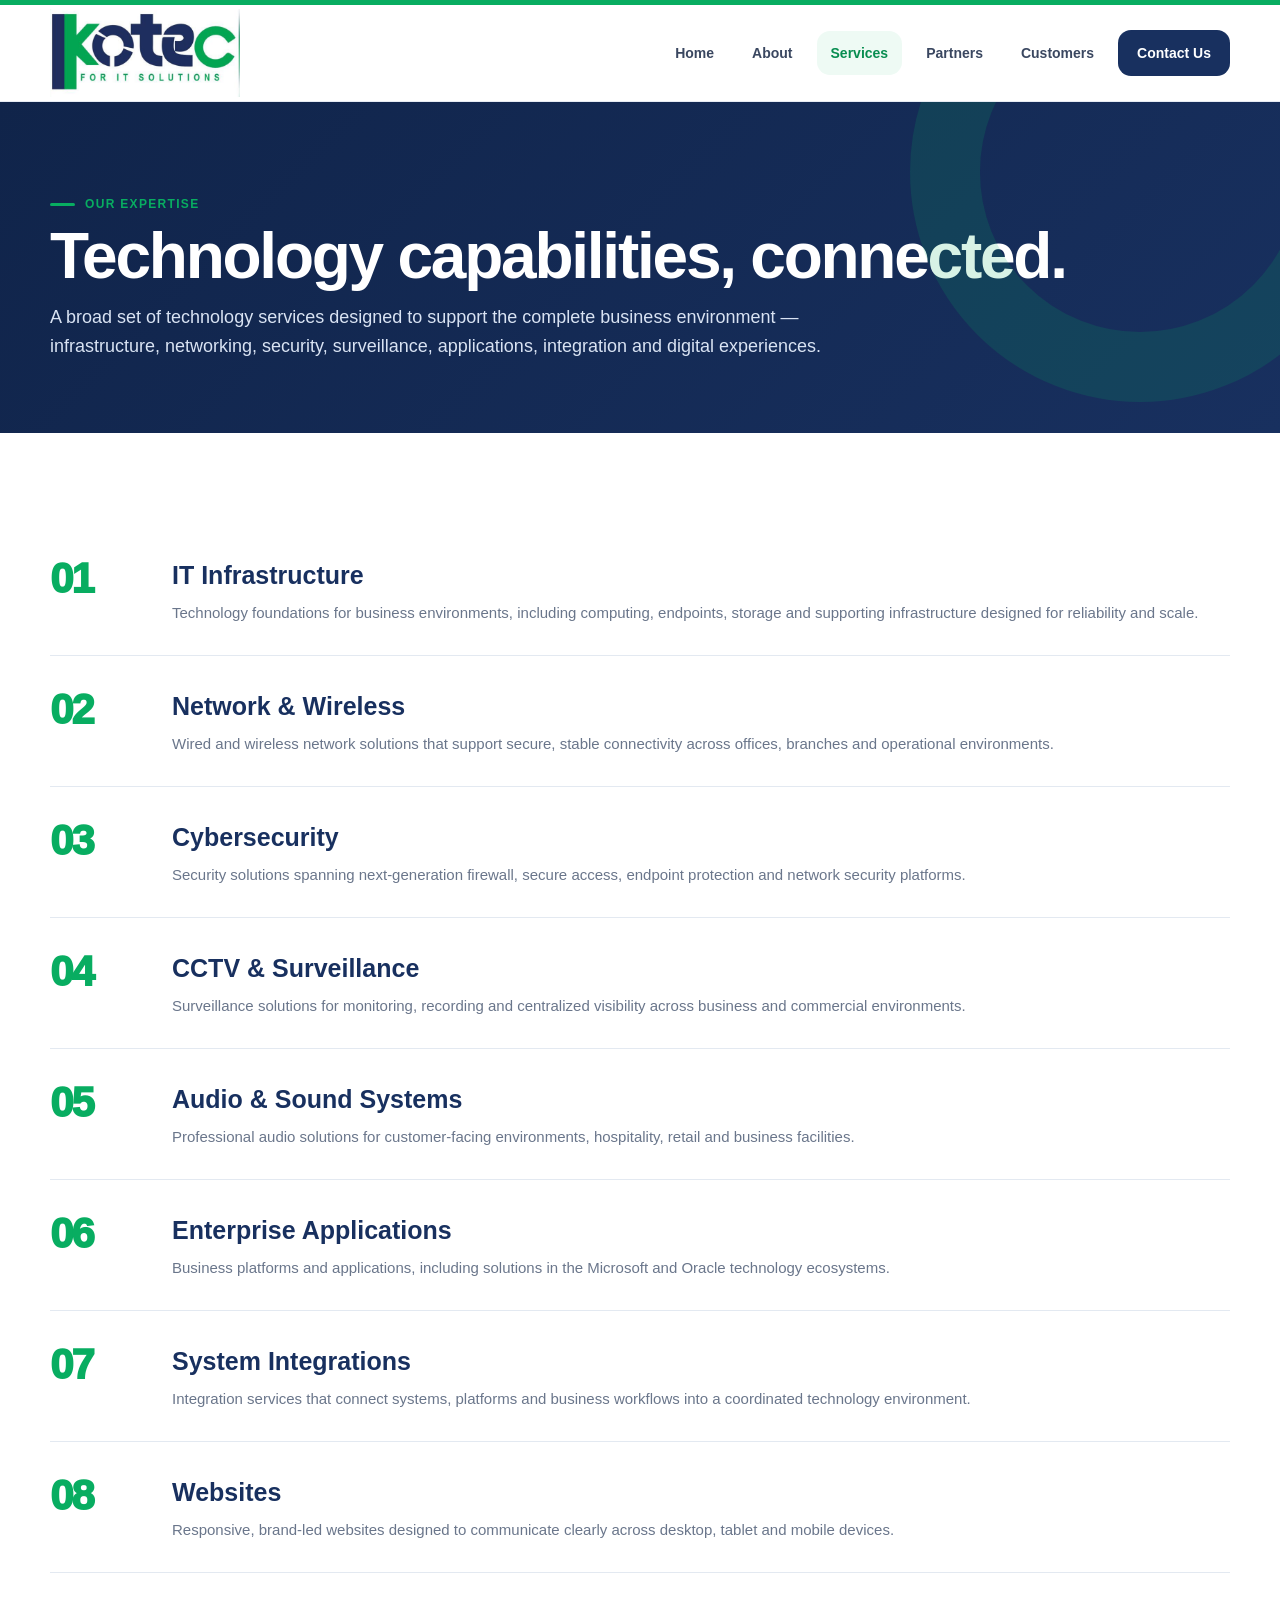
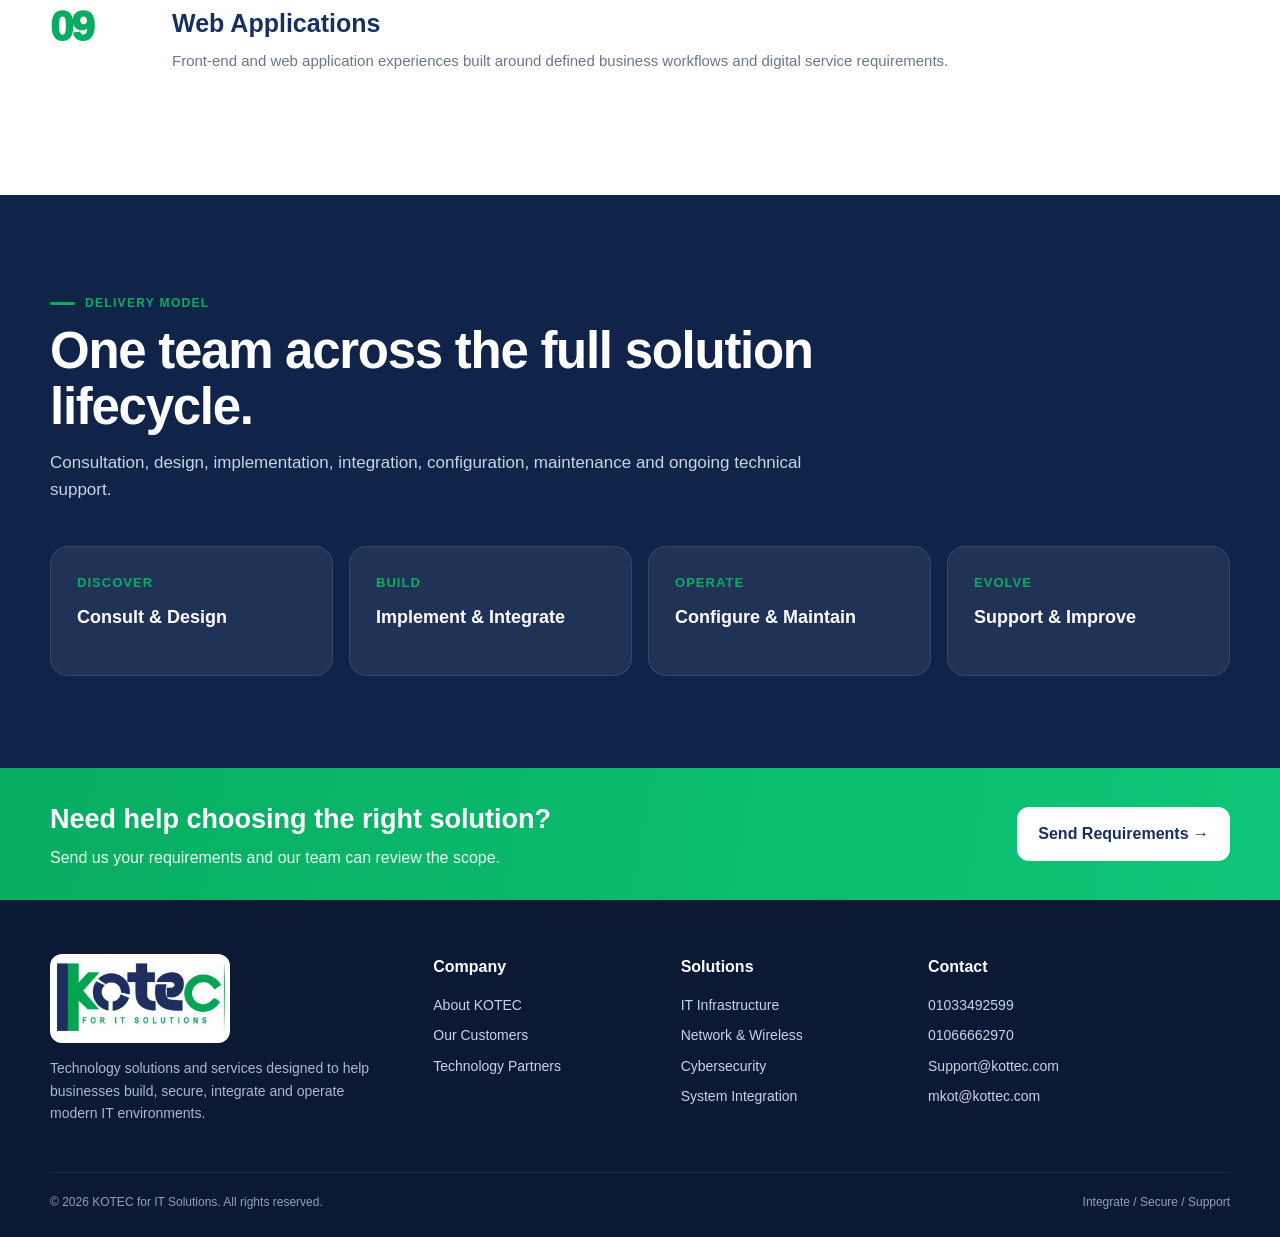
<file: services.html>
<!DOCTYPE html>
<html lang="en"><head><meta charset="utf-8"/><meta content="width=device-width,initial-scale=1" name="viewport"/><meta content="KOTEC for IT Solutions - Technology solutions and services" name="description"/><title>KOTEC | Services</title><link href="assets/styles.css" rel="stylesheet"/></head><body><div class="top-strip"></div>
<header><div class="container nav"><a class="brand" href="index.html"><img alt="KOTEC for IT Solutions" height="88" src="assets/kotec-logo-wide.png" width="190"/></a><button aria-label="Open menu" class="menu-btn">☰</button><nav class="nav-links"><a href="index.html">Home</a><a href="about.html">About</a><a href="services.html">Services</a><a href="partners.html">Partners</a><a href="customers.html">Customers</a><a class="nav-cta" href="contact.html">Contact Us</a></nav></div></header>
<section class="page-hero"><div class="container"><div class="eyebrow">Our Expertise</div><h1>Technology capabilities, connected.</h1><p>A broad set of technology services designed to support the complete business environment — infrastructure, networking, security, surveillance, applications, integration and digital experiences.</p></div></section>
<section class="section"><div class="container">
<div class="service-detail" id="infrastructure"><div class="service-num">01</div><div><h3>IT Infrastructure</h3><p>Technology foundations for business environments, including computing, endpoints, storage and supporting infrastructure designed for reliability and scale.</p></div></div>
<div class="service-detail" id="network"><div class="service-num">02</div><div><h3>Network &amp; Wireless</h3><p>Wired and wireless network solutions that support secure, stable connectivity across offices, branches and operational environments.</p></div></div>
<div class="service-detail" id="cybersecurity"><div class="service-num">03</div><div><h3>Cybersecurity</h3><p>Security solutions spanning next-generation firewall, secure access, endpoint protection and network security platforms.</p></div></div>
<div class="service-detail" id="cctv"><div class="service-num">04</div><div><h3>CCTV &amp; Surveillance</h3><p>Surveillance solutions for monitoring, recording and centralized visibility across business and commercial environments.</p></div></div>
<div class="service-detail" id="audio"><div class="service-num">05</div><div><h3>Audio &amp; Sound Systems</h3><p>Professional audio solutions for customer-facing environments, hospitality, retail and business facilities.</p></div></div>
<div class="service-detail" id="applications"><div class="service-num">06</div><div><h3>Enterprise Applications</h3><p>Business platforms and applications, including solutions in the Microsoft and Oracle technology ecosystems.</p></div></div>
<div class="service-detail" id="integration"><div class="service-num">07</div><div><h3>System Integrations</h3><p>Integration services that connect systems, platforms and business workflows into a coordinated technology environment.</p></div></div>
<div class="service-detail" id="websites"><div class="service-num">08</div><div><h3>Websites</h3><p>Responsive, brand-led websites designed to communicate clearly across desktop, tablet and mobile devices.</p></div></div>
<div class="service-detail" id="webapps"><div class="service-num">09</div><div><h3>Web Applications</h3><p>Front-end and web application experiences built around defined business workflows and digital service requirements.</p></div></div>
</div></section>
<section class="section dark"><div class="container"><div class="section-title"><div class="eyebrow">Delivery Model</div><h2>One team across the full solution lifecycle.</h2><p>Consultation, design, implementation, integration, configuration, maintenance and ongoing technical support.</p></div><div class="process"><div class="step"><b>DISCOVER</b><h3>Consult &amp; Design</h3></div><div class="step"><b>BUILD</b><h3>Implement &amp; Integrate</h3></div><div class="step"><b>OPERATE</b><h3>Configure &amp; Maintain</h3></div><div class="step"><b>EVOLVE</b><h3>Support &amp; Improve</h3></div></div></div></section>
<section class="band"><div class="container band-inner"><div><h3>Need help choosing the right solution?</h3><p>Send us your requirements and our team can review the scope.</p></div><a class="btn" href="contact.html">Send Requirements →</a></div></section>
<footer><div class="container"><div class="footer-grid"><div class="footer-brand"><img alt="KOTEC" height="84" loading="lazy" src="assets/kotec-logo-wide.png" width="180"/><p>Technology solutions and services designed to help businesses build, secure, integrate and operate modern IT environments.</p></div><div><h4>Company</h4><a href="about.html">About KOTEC</a><a href="customers.html">Our Customers</a><a href="partners.html">Technology Partners</a></div><div><h4>Solutions</h4><a href="services.html#infrastructure">IT Infrastructure</a><a href="services.html#network">Network &amp; Wireless</a><a href="services.html#cybersecurity">Cybersecurity</a><a href="services.html#integration">System Integration</a></div><div><h4>Contact</h4><a href="tel:+201033492599">01033492599</a><a href="tel:+201066662970">01066662970</a><a href="mailto:Support@kottec.com">Support@kottec.com</a><a href="mailto:mkot@kottec.com">mkot@kottec.com</a></div></div><div class="copyright"><span>© 2026 KOTEC for IT Solutions. All rights reserved.</span><span>Integrate / Secure / Support</span></div></div></footer>
<script src="assets/site.js"></script></body></html>
</file>
<file: assets/styles.css>
:root{
  --navy:#18305f;
  --navy-2:#10244a;
  --navy-3:#0b1935;
  --green:#08ad61;
  --green-dark:#078d50;
  --ink:#1f2f4e;
  --muted:#6a768b;
  --bg:#f4f7fb;
  --white:#fff;
  --line:#e3e9f1;
  --shadow:0 18px 50px rgba(24,48,95,.12);
  --shadow-soft:0 10px 30px rgba(24,48,95,.07);
  --radius:22px;
}
*{box-sizing:border-box}
html{scroll-behavior:smooth}
body{margin:0;font-family:Inter,Segoe UI,Arial,sans-serif;color:var(--ink);background:var(--white);line-height:1.6}
a{text-decoration:none;color:inherit}
img{max-width:100%;display:block}
.container{width:min(1180px,calc(100% - 40px));margin:auto}
.top-strip{height:5px;background:var(--green)}

/* Header */
header{position:sticky;top:0;z-index:50;background:rgba(255,255,255,.96);backdrop-filter:blur(14px);border-bottom:1px solid rgba(228,234,242,.92)}
.nav{display:flex;align-items:center;justify-content:space-between;min-height:96px;gap:30px}
.brand{display:flex;align-items:center;flex:0 0 auto}
.brand img{width:190px;height:auto;max-height:88px;object-fit:contain}
.nav-links{display:flex;align-items:center;gap:10px}
.nav-links a{padding:11px 14px;border-radius:13px;font-size:14px;font-weight:750;color:#3a4760;transition:.2s}
.nav-links a:hover,.nav-links a.active{background:#eefaf4;color:var(--green-dark)}
.nav-cta{background:var(--navy)!important;color:#fff!important;padding:12px 19px!important}
.nav-cta:hover{background:var(--green)!important}
.menu-btn{display:none;border:0;background:#eef3f9;width:46px;height:46px;border-radius:12px;font-size:22px;color:var(--navy);cursor:pointer}

/* Shared typography/buttons */
.eyebrow{display:inline-flex;align-items:center;gap:10px;text-transform:uppercase;letter-spacing:.11em;font-size:12px;font-weight:850;color:var(--green)}
.eyebrow:before{content:"";width:25px;height:3px;border-radius:3px;background:var(--green)}
.kicker{font-weight:900;color:var(--green);font-size:12px;letter-spacing:.12em;text-transform:uppercase}
h1{font-size:clamp(44px,6vw,78px);line-height:1.02;margin:18px 0 22px;letter-spacing:-.035em}
.btn{display:inline-flex;align-items:center;justify-content:center;gap:8px;padding:13px 20px;border-radius:12px;font-weight:800;transition:.2s;border:1px solid transparent}
.btn-primary{background:var(--green);color:#fff}
.btn-primary:hover{background:#09bf6b;transform:translateY(-1px)}
.btn-secondary{border-color:rgba(255,255,255,.25);color:#fff;background:rgba(255,255,255,.06)}
.btn-secondary:hover{background:rgba(255,255,255,.12)}
.actions{display:flex;flex-wrap:wrap;gap:12px}

/* Home hero */
.hero{position:relative;overflow:hidden;background:linear-gradient(135deg,var(--navy-2),var(--navy));color:#fff}
.hero:before{content:"";position:absolute;width:540px;height:540px;border:92px solid rgba(8,173,97,.15);border-radius:50%;right:-220px;top:-245px}
.hero:after{content:"";position:absolute;width:260px;height:260px;background:radial-gradient(circle,rgba(8,173,97,.28),transparent 68%);left:42%;bottom:-140px}
.hero-grid{position:relative;z-index:2;display:grid;grid-template-columns:1.17fr .83fr;align-items:center;gap:62px;min-height:660px;padding:72px 0}
.hero h1 span{color:var(--green)}
.hero p{font-size:18px;color:#dbe4f4;max-width:720px;margin:0 0 30px}
.hero-card{background:#fff;border-radius:30px;padding:25px;box-shadow:0 30px 70px rgba(4,13,34,.35);color:var(--ink);transform:rotate(1deg)}
.hero-logo{width:100%;aspect-ratio:2.05/1;object-fit:contain;border-radius:20px;background:#fff;border:1px solid #eef1f6;padding:20px 18px}
.hero-card .mini{display:grid;grid-template-columns:repeat(2,1fr);gap:12px;margin-top:18px}
.hero-card .mini div{background:var(--bg);padding:17px 18px 16px;border-radius:16px;font-size:14px;font-weight:850;min-height:112px;display:flex;flex-direction:column;justify-content:center}
.hero-card .mini .mini-number{display:block;color:var(--green);font-size:42px;line-height:.92;font-weight:950;letter-spacing:-.04em;margin-bottom:10px}

/* Sections/cards */
.section{padding:92px 0}
.section.alt{background:var(--bg)}
.section.dark{background:var(--navy-2);color:#fff}
.section-title{max-width:780px;margin-bottom:42px}
.section-title h2{font-size:clamp(32px,4vw,51px);line-height:1.1;margin:10px 0 14px;letter-spacing:-.025em}
.section-title p{color:var(--muted);font-size:17px;margin:0}
.dark .section-title p{color:#c8d3e5}
.grid{display:grid;gap:22px}
.grid-3{grid-template-columns:repeat(3,1fr)}
.grid-4{grid-template-columns:repeat(4,1fr)}
.card{background:#fff;border:1px solid var(--line);border-radius:var(--radius);padding:27px;box-shadow:0 8px 30px rgba(24,48,95,.05);transition:.22s}
.card:hover{transform:translateY(-5px);box-shadow:var(--shadow);border-color:#d7e5df}
.icon{width:50px;height:50px;border-radius:14px;background:#eaf9f1;color:var(--green);display:grid;place-items:center;font-size:23px;font-weight:900;margin-bottom:18px}
.number-icon{width:72px;height:64px;border-radius:17px;font-size:31px;line-height:1;font-weight:950;letter-spacing:-.04em}
.card h3{margin:0 0 9px;font-size:19px;color:var(--navy)}
.card p{margin:0;color:var(--muted);font-size:14px}
.link-arrow{display:inline-block;margin-top:18px;color:var(--green-dark);font-weight:800;font-size:14px}

/* CTA band */
.band{background:linear-gradient(100deg,var(--green),#0ec679);color:#fff;padding:30px 0}
.band-inner{display:flex;justify-content:space-between;align-items:center;gap:22px}
.band h3{margin:0;font-size:27px}
.band p{margin:4px 0 0;color:#eafff3}
.band .btn{background:#fff;color:var(--navy)}

/* Stats / process */
.stats{display:grid;grid-template-columns:repeat(4,1fr);gap:14px}
.stat{background:#fff;border:1px solid var(--line);border-radius:18px;padding:25px;text-align:center}
.stat strong{display:block;font-size:42px;color:var(--green);line-height:1;font-weight:950;letter-spacing:-.04em}
.stat span{font-size:13px;color:var(--muted);font-weight:700}
.process{display:grid;grid-template-columns:repeat(4,1fr);gap:16px}
.step{background:rgba(255,255,255,.07);border:1px solid rgba(255,255,255,.1);padding:26px;border-radius:18px;min-height:130px}
.step b{display:block;color:var(--green);font-size:13px;letter-spacing:.08em}
.step b.step-number{font-size:40px;line-height:1;font-weight:950;letter-spacing:-.04em}
.step h3{margin:10px 0 0;color:#fff;font-size:18px}
.mission-box{margin-top:28px;background:#fff;color:var(--ink);border-radius:24px;padding:34px}
.mission-box h3{font-size:27px;margin:8px 0 10px;color:var(--navy)}

/* Technology partner logo gallery */
.logo-cloud{display:grid;grid-template-columns:repeat(5,1fr);gap:16px}
.logo-pill{background:#fff;border:1px solid var(--line);border-radius:20px;min-height:176px;padding:16px 16px 14px;display:flex;flex-direction:column;align-items:center;justify-content:center;text-align:center;box-shadow:var(--shadow-soft);transition:.22s;overflow:hidden}
.logo-pill:hover{transform:translateY(-4px);box-shadow:var(--shadow);border-color:#d9e8df}
.logo-pill img{width:100%;max-width:190px;height:104px;object-fit:contain;filter:saturate(1.03)}
.logo-pill span{display:block;margin-top:7px;color:var(--navy);font-size:13px;font-weight:850}

/* Customer logo gallery */
.customer-cloud{display:grid;grid-template-columns:repeat(4,1fr);gap:16px}
.customer-pill{min-height:185px;border-radius:20px;border:1px solid var(--line);display:grid;place-items:center;padding:16px;background:#fff;box-shadow:var(--shadow-soft);transition:.22s}
.customer-pill:hover{transform:translateY(-4px);box-shadow:var(--shadow)}
.customer-pill img{width:100%;height:140px;object-fit:contain}

/* Inner-page hero */
.page-hero{background:linear-gradient(135deg,var(--navy-2),var(--navy));color:#fff;padding:86px 0 72px;position:relative;overflow:hidden}
.page-hero:after{content:"";position:absolute;width:320px;height:320px;border-radius:50%;border:70px solid rgba(8,173,97,.16);right:-90px;top:-160px}
.page-hero h1{font-size:clamp(40px,5vw,64px);margin:10px 0 14px}
.page-hero p{max-width:780px;color:#d9e3f3;font-size:18px;margin:0}
.two-col{display:grid;grid-template-columns:1fr 1fr;gap:44px;align-items:center}
.feature-box{background:var(--bg);border-radius:24px;padding:34px}
.checks{display:grid;gap:13px;margin-top:22px}
.check{display:flex;gap:11px;align-items:flex-start}
.check i{font-style:normal;width:24px;height:24px;border-radius:50%;background:#e6f8ef;color:var(--green);display:grid;place-items:center;font-weight:900;flex:0 0 24px}

/* Services */
.service-detail{display:grid;grid-template-columns:100px 1fr;gap:22px;align-items:start;padding:30px 0;border-bottom:1px solid var(--line)}
.service-detail:last-child{border-bottom:0}
.service-num{font-size:42px;line-height:1;font-weight:950;letter-spacing:-.05em;color:var(--green);padding-top:3px}
.service-detail h3{margin:0 0 6px;color:var(--navy);font-size:25px}
.service-detail p{margin:0;color:var(--muted);font-size:15px}

/* Contact */
.contact-grid{display:grid;grid-template-columns:.85fr 1.15fr;gap:28px}
.contact-card{background:var(--navy);color:#fff;border-radius:26px;padding:32px}
.contact-card h2{margin-top:0;font-size:34px}
.contact-list{display:grid;gap:18px;margin-top:26px}
.contact-item{display:grid;grid-template-columns:44px 1fr;gap:12px;align-items:start}
.contact-item .icon{margin:0;background:rgba(8,173,97,.18)}
.contact-item small{display:block;color:#aac0df;text-transform:uppercase;font-weight:800;letter-spacing:.08em}
.contact-item a,.contact-item span{font-weight:700;color:#fff;word-break:break-word}
form{background:#fff;border:1px solid var(--line);border-radius:26px;padding:32px}
.form-grid{display:grid;grid-template-columns:1fr 1fr;gap:16px}
.field{display:grid;gap:7px}.field.full{grid-column:1/-1}
label{font-size:13px;font-weight:800;color:var(--navy)}
input,select,textarea{width:100%;border:1px solid #dce3ed;border-radius:12px;padding:13px 14px;font:inherit;outline:none;background:#fbfcfe}
input:focus,select:focus,textarea:focus{border-color:var(--green);box-shadow:0 0 0 3px rgba(8,173,97,.09)}
textarea{min-height:140px;resize:vertical}
form .btn{border:0;cursor:pointer;margin-top:16px}
.notice{font-size:12px;color:var(--muted);margin-top:10px}

/* Footer */
footer{background:var(--navy-3);color:#c8d3e5;padding:54px 0 24px}
.footer-grid{display:grid;grid-template-columns:1.15fr .7fr .7fr 1fr;gap:36px}
.footer-brand img{width:180px;height:auto;background:#fff;border-radius:12px;padding:5px}
.footer-brand p{max-width:340px;font-size:14px;color:#a9b9cf}
footer h4{color:#fff;margin:0 0 14px}
footer a{display:block;font-size:14px;margin:8px 0;color:#c8d3e5}
footer a:hover{color:var(--green)}
.copyright{border-top:1px solid rgba(255,255,255,.08);margin-top:34px;padding-top:20px;display:flex;justify-content:space-between;gap:18px;font-size:12px;color:#8da1bd}

@media(max-width:1040px){
  .brand img{width:165px}
  .nav-links{gap:4px}.nav-links a{padding:10px 10px}
  .logo-cloud{grid-template-columns:repeat(4,1fr)}
}
@media(max-width:900px){
  .menu-btn{display:block}
  .nav{min-height:84px}
  .nav-links{position:absolute;left:20px;right:20px;top:82px;background:#fff;border:1px solid var(--line);box-shadow:var(--shadow);border-radius:16px;padding:12px;display:none;flex-direction:column;align-items:stretch}
  .nav-links.open{display:flex}.nav-links a{padding:12px 14px}
  .hero-grid,.two-col,.contact-grid{grid-template-columns:1fr}.hero-grid{min-height:auto}.hero-card{max-width:650px}
  .grid-3{grid-template-columns:repeat(2,1fr)}.grid-4,.stats,.process{grid-template-columns:repeat(2,1fr)}
  .logo-cloud{grid-template-columns:repeat(3,1fr)}.customer-cloud{grid-template-columns:repeat(3,1fr)}
  .footer-grid{grid-template-columns:repeat(2,1fr)}
}
@media(max-width:640px){
  .container{width:min(100% - 24px,1180px)}
  .nav{min-height:78px}.brand img{width:145px;max-height:68px}
  .nav-links{top:76px;left:12px;right:12px}
  .hero-grid{padding:54px 0}.hero-card{transform:none}.section{padding:68px 0}
  .grid-3,.grid-4,.stats,.process,.footer-grid,.form-grid{grid-template-columns:1fr}
  .logo-cloud,.customer-cloud{grid-template-columns:repeat(2,1fr)}
  .logo-pill{min-height:150px;padding:12px}.logo-pill img{height:85px}
  .customer-pill{min-height:150px}.customer-pill img{height:115px}
  .band-inner,.copyright{align-items:flex-start;flex-direction:column}
  .page-hero{padding:68px 0 54px}.service-detail{grid-template-columns:70px 1fr;gap:14px}.service-num{font-size:34px}
  .hero-card .mini .mini-number{font-size:36px}
}
</file>
